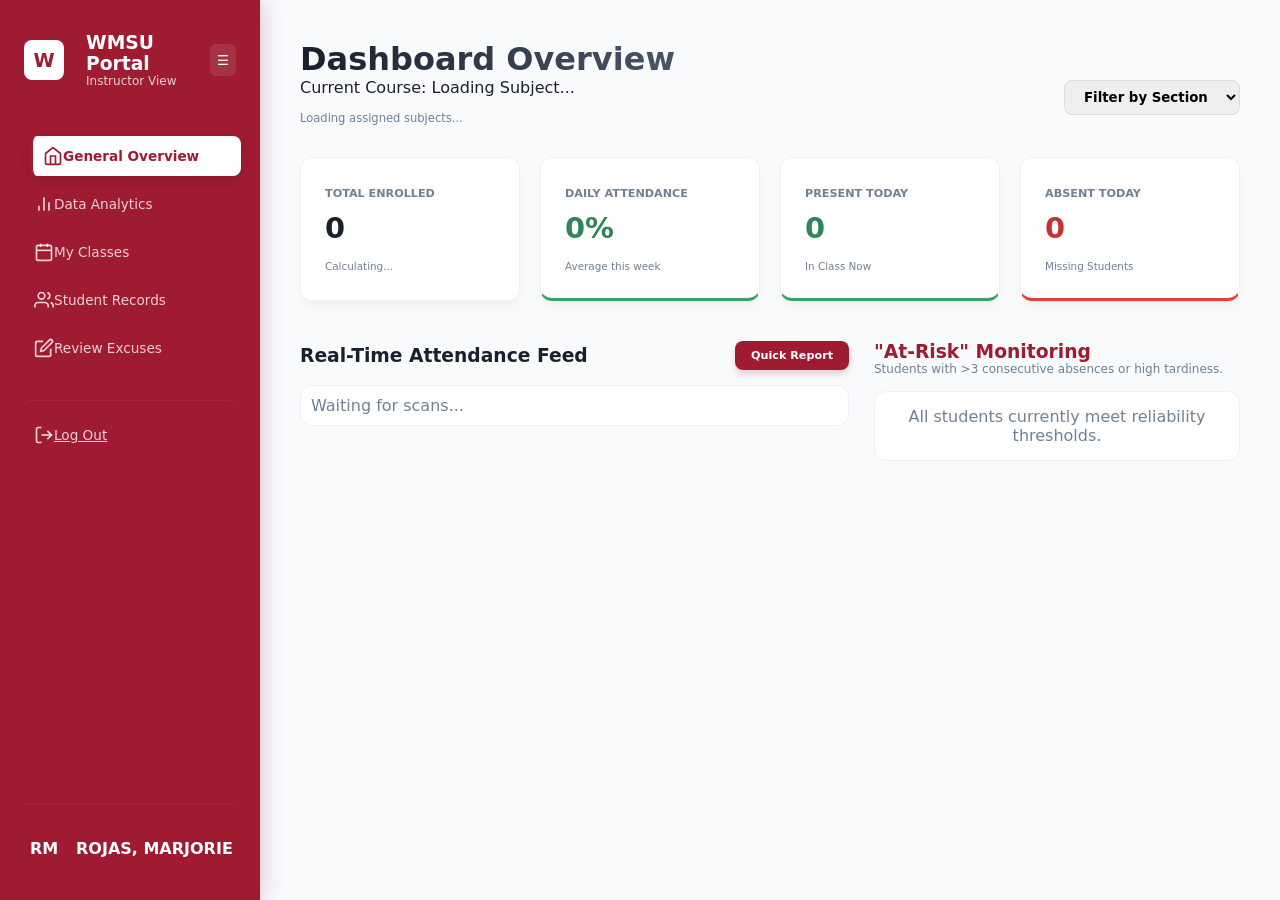
<file: html/onyx.html>
<!DOCTYPE html>
<html lang="en">
<head>
    <meta charset="UTF-8">
    <meta name="viewport" content="width=device-width, initial-scale=1.0">
    <title>Teacher Dashboard - WMSU Analytics</title>
    <link rel="stylesheet" href="../assets/css/onyx.css">
    <style>
        :root { 
            --wmsu-red: #9e1b32; 
            --wmsu-red-dark: #7a1527;
            --wmsu-red-light: #dc143c;
            --wmsu-gold: #d69e2e;
        }
        .text-success { color: #2f855a; font-weight: 700; }
        .text-danger { color: #c53030; font-weight: 700; }
        
        .charts-container { display: grid; grid-template-columns: 1fr 1fr; gap: 20px; }
        #view-overview:checked ~ .app-container .overview-page,
        #view-charts:checked ~ .app-container .charts-page,
        #view-students:checked ~ .app-container .students-page,
        #view-profile:checked ~ .app-container .profile-page,
        #view-schedule:checked ~ .app-container .schedule-page,
        #view-excuses:checked ~ .app-container .excuses-page { display: block; }
        
        .modal-scroll-area { overflow-y: auto; flex: 1; padding-right: 10px; }
        
        #view-overview:checked ~ .app-container label[for="view-overview"],
        #view-charts:checked ~ .app-container label[for="view-charts"],
        #view-students:checked ~ .app-container label[for="view-students"],
        #view-profile:checked ~ .app-container label[for="view-profile"],
        #view-schedule:checked ~ .app-container label[for="view-schedule"],
        #view-excuses:checked ~ .app-container label[for="view-excuses"] {
            background: white;
            color: var(--wmsu-red);
            font-weight: 800;
            box-shadow: 0 4px 10px rgba(0,0,0,0.1);
            transform: translateX(5px);
            border-left: 4px solid var(--wmsu-red);
        }

        .sidebar { 
            background: var(--wmsu-red);
            box-shadow: 4px 0 20px rgba(158, 27, 50, 0.2);
            position: sticky;
            top: 0;
            height: 100vh;
            overflow-x: hidden; 
            overflow-y: auto;
        }
        .sidebar.collapsed { width: 85px; padding: 2rem 0.8rem; }
        .sidebar.collapsed .nav-text, 
        .sidebar.collapsed .user-details,
        .sidebar.collapsed .sidebar-header div:not(.wmsu-logo),
        .sidebar.collapsed h3, 
        .sidebar.collapsed p { display: none; }
        
        .sidebar.collapsed .sidebar-header { justify-content: center; }
        .sidebar.collapsed .nav-item { justify-content: center; padding: 12px; }
        .sidebar.collapsed .user-profile { justify-content: center; }

        .nav-item {
            color: rgba(255, 255, 255, 0.8);
            transition: 0.3s;
        }
        .nav-item:hover { color: white; background: rgba(255, 255, 255, 0.1); }

        .page-title h1 {
            font-size: 2rem;
            font-weight: 800;
            color: #1a202c; /* Fallback */
            background: linear-gradient(90deg, #1a202c, #4a5568);
            background-clip: text; -webkit-background-clip: text;
            -webkit-text-fill-color: transparent;
        }

        .card {
            background: white;
            border-radius: 16px;
            border: 1px solid rgba(0,0,0,0.05);
            box-shadow: var(--card-shadow);
            padding: 1.5rem;
        }

        .chart-box {
            background: white;
            padding: 1.5rem;
            border-radius: 16px;
            box-shadow: var(--card-shadow);
            border: 1px solid rgba(0,0,0,0.03);
        }

        .stat-card {
            cursor: pointer;
            transition: all 0.4s cubic-bezier(0.165, 0.84, 0.44, 1);
        }
        .stat-card:active {
            transform: scale(0.96);
        }

        .mini-table {
            background: white;
            border-radius: 12px;
            border: 1px solid #edf2f7;
            margin-top: 15px;
            overflow: hidden;
        }

        .analytics-toggle {
            display: flex;
            gap: 10px;
            margin-bottom: 25px;
            background: #edf2f7;
            padding: 5px;
            border-radius: 12px;
            width: fit-content;
        }
        .analytics-toggle-btn {
            padding: 8px 20px;
            border-radius: 8px;
            border: none;
            cursor: pointer;
            font-weight: 700;
            font-size: 0.8rem;
            transition: 0.3s;
            background: transparent;
            color: var(--text-muted);
        }
        .analytics-toggle-btn.active {
            background: white;
            color: var(--wmsu-red);
            box-shadow: 0 2px 4px rgba(0,0,0,0.05);
        }

        .subject-chip {
            padding: 6px 14px;
            font-size: 0.75rem;
            background: #f1f5f9;
            border: 1px solid #e2e8f0;
        }
        .subject-chip.active {
            background: var(--wmsu-red);
            color: white;
            border-color: var(--wmsu-red);
        }

        .log-row {
            display: flex;
            justify-content: space-between;
            padding: 12px 16px;
            border-bottom: 1px solid #edf2f7;
            font-size: 0.85rem;
            transition: background 0.2s;
        }
        .log-row:hover { background: #f7fafc; }
        .log-row:last-child { border-bottom: none; }

        .btn-export {
            background: var(--wmsu-red);
            color: white;
            border: none;
            padding: 8px 16px;
            border-radius: 8px;
            cursor: pointer;
            font-weight: 600;
            font-size: 0.85rem;
            transition: all 0.2s;
            box-shadow: 0 4px 6px rgba(158, 27, 50, 0.2);
            display: inline-flex;
            align-items: center;
            gap: 8px;
        }
        .btn-export:hover {
            transform: translateY(-1px);
            box-shadow: 0 6px 12px rgba(158, 27, 50, 0.3);
            opacity: 0.9;
        }

        .toast {
            position: fixed; bottom: 20px; right: 20px;
            background: #2d3748; color: white; padding: 12px 24px;
            border-radius: 8px; box-shadow: 0 4px 12px rgba(0,0,0,0.15);
            display: none; z-index: 9999; animation: slideIn 0.3s ease;
        }
        @keyframes slideIn { from { transform: translateX(100%); } to { transform: translateX(0); } }

        .delay-4 { animation-delay: 0.4s; }
        .delay-5 { animation-delay: 0.5s; }

        .toggle-sidebar-btn {
            background: rgba(255,255,255,0.1); border: none; color: white;
            width: 32px; height: 32px; border-radius: 6px; cursor: pointer;
            display: flex; align-items: center; justify-content: center;
            transition: 0.3s;
        }
        .toggle-sidebar-btn:hover { background: rgba(255,255,255,0.2); }
        
        .infra-section-header {
            display: flex;
            align-items: center;
            gap: 10px;
            margin: 2rem 0 1rem 0;
            color: var(--text-muted);
            font-size: 0.85rem;
            font-weight: 700;
            text-transform: uppercase;
            letter-spacing: 1px;
        }
        .infra-section-header::after { content: ''; flex-grow: 1; height: 1px; background: #e2e8f0; }

        tbody tr { cursor: pointer; transition: background 0.2s ease; }
        tbody tr:hover { background: #f1f5f9 !important; }

        .profile-page .stat-label { 
            font-size: 0.85rem; 
            letter-spacing: 1px; 
            margin-bottom: 5px;
        }
        .profile-page .stat-card { 
            padding: 2.2rem; 
        }
        .profile-page .stat-card h3 {
            font-size: 1.35rem;
            color: var(--text-main);
        }

        @keyframes statusHighlight {
            0% { transform: scale(1); box-shadow: 0 0 0 0 rgba(56, 161, 105, 0.4); }
            30% { transform: scale(1.1); box-shadow: 0 0 0 10px rgba(56, 161, 105, 0); }
            100% { transform: scale(1); box-shadow: 0 0 0 0 rgba(56, 161, 105, 0); }
        }

        #view-profile:checked ~ .app-container .profile-page .badge.present {
            animation: statusHighlight 1.5s ease-out 0.6s 2;
            display: inline-block;
        }
    </style>
</head>
<body>
    <input type="radio" name="dash-view" id="view-overview" checked hidden>
    <input type="radio" name="dash-view" id="view-charts" hidden>
    <input type="radio" name="dash-view" id="view-students" hidden>
    <input type="radio" name="dash-view" id="view-profile" hidden>
    <input type="radio" name="dash-view" id="view-schedule" hidden>
    <input type="radio" name="dash-view" id="view-excuses" hidden>

    <div class="app-container">
        <aside class="sidebar">
            <div class="sidebar-header" style="display: flex; align-items: center; justify-content: space-between;">
                <div class="wmsu-logo">
                    <img src="C:/Users/RRRV/Downloads/Slide47.JPG" alt="WMSU Crest" 
                         style="width: 32px; height: 32px; object-fit: contain;"
                         onerror="this.style.display='none'; this.parentElement.innerText='W'">
                </div>
                <div style="flex-grow: 1;">
                    <h3 style="margin-left: 10px;">WMSU Portal</h3>
                    <p style="margin-left: 10px; font-size: 0.75rem; opacity: 0.8;">Instructor View</p>
                </div>
                <button class="toggle-sidebar-btn" onclick="toggleSidebar()" title="Toggle Sidebar">☰</button>
            </div>

            <nav class="nav-links">
                <label for="view-overview" class="nav-item">
                    <span class="nav-icon"><svg viewBox="0 0 24 24"><path d="M3 9l9-7 9 7v11a2 2 0 0 1-2 2H5a2 2 0 0 1-2-2z"></path><polyline points="9 22 9 12 15 12 15 22"></polyline></svg></span> 
                    <span class="nav-text">General Overview</span>
                </label>
                <label for="view-charts" class="nav-item">
                    <span class="nav-icon"><svg viewBox="0 0 24 24"><line x1="18" y1="20" x2="18" y2="10"></line><line x1="12" y1="20" x2="12" y2="4"></line><line x1="6" y1="20" x2="6" y2="14"></line></svg></span> 
                    <span class="nav-text">Data Analytics</span>
                </label>
                <label for="view-schedule" class="nav-item">
                    <span class="nav-icon"><svg viewBox="0 0 24 24"><rect x="3" y="4" width="18" height="18" rx="2" ry="2"></rect><line x1="16" y1="2" x2="16" y2="6"></line><line x1="8" y1="2" x2="8" y2="6"></line><line x1="3" y1="10" x2="21" y2="10"></line></svg></span> 
                    <span class="nav-text">My Classes</span>
                </label>
                <label for="view-students" class="nav-item">
                    <span class="nav-icon"><svg viewBox="0 0 24 24"><path d="M17 21v-2a4 4 0 0 0-4-4H5a4 4 0 0 0-4 4v2"></path><circle cx="9" cy="7" r="4"></circle><path d="M23 21v-2a4 4 0 0 0-3-3.87"></path><path d="M16 3.13a4 4 0 0 1 0 7.75"></path></svg></span> 
                    <span class="nav-text">Student Records</span>
                </label>
                <label for="view-excuses" class="nav-item">
                    <span class="nav-icon"><svg viewBox="0 0 24 24"><path d="M11 4H4a2 2 0 0 0-2 2v14a2 2 0 0 0 2 2h14a2 2 0 0 0 2-2v-7"></path><path d="M18.5 2.5a2.121 2.121 0 0 1 3 3L12 15l-4 1 1-4 9.5-9.5z"></path></svg></span> 
                    <span class="nav-text">Review Excuses</span>
                </label>
                <a href="#" onclick="openLogoutModal(event)" class="nav-item logout" style="margin-top: 2rem; border-top: 1px solid rgba(255,255,255,0.05); padding-top: 1.5rem;">
                    <span class="nav-icon"><svg viewBox="0 0 24 24"><path d="M9 21H5a2 2 0 0 1-2-2V5a2 2 0 0 1 2-2h4"></path><polyline points="16 17 21 12 16 7"></polyline><line x1="21" y1="12" x2="9" y2="12"></line></svg></span> 
                    <span class="nav-text">Log Out</span>
                </a>
            </nav>

            <label for="view-profile" class="user-profile" style="cursor: pointer; padding-top: 1.5rem; border-top: 1px solid rgba(255,255,255,0.05);">
                <div class="avatar">MR</div>
                <div class="user-details">
                    <strong style="color: white;" id="prof-name-display">Marjorie Rojas</strong>
                </div>
            </label>
        </aside>

        <main class="content" style="flex: 1; display: flex; flex-direction: column; overflow: hidden;">
            <section class="page overview-page animate-up">
                <div class="page-title animate-up">
                    <div style="display: flex; justify-content: space-between; align-items: flex-end;">
                        <div>
                            <h1 id="dash-title">Dashboard Overview</h1>
                            <p id="course-display">Current Course: Loading Subject...</p>
                            <div id="teacher-subjects-container" style="margin-top: 8px; display: flex; flex-wrap: wrap; gap: 6px;"></div>
                            <p id="teacher-subjects-hint" style="margin-top: 6px; font-size: 0.72rem; color: var(--text-muted);">Loading assigned subjects...</p>
                        </div>
                        <div style="margin-bottom: 10px;">
                            <select id="section-selector" onchange="filterBySection()" style="padding: 8px 15px; border-radius: 8px; border: 1px solid #ddd; outline: none; font-weight: 600;">
                            </select>
                        </div>
                    </div>
                </div>

                <div class="stats-grid" style="grid-template-columns: repeat(4, 1fr); margin-bottom: 2rem;">
                    <div class="stat-card animate-up delay-1" onclick="setPopulationFilter('all')">
                        <span class="stat-label">Total Enrolled</span>
                        <h2 class="stat-value" id="total-enrolled-val">0</h2>
                        <span class="stat-sub" id="gender-ratio">Calculating...</span>
                    </div>
                    <div class="stat-card animate-up delay-2" style="border-bottom: 3px solid var(--success);" onclick="setPopulationFilter('all')">
                        <span class="stat-label">Daily Attendance</span>
                        <h2 class="stat-value text-success" id="live-percent">0%</h2>
                        <span class="stat-sub">Average this week</span>
                    </div>
                    <div class="stat-card animate-up delay-3" style="border-bottom: 3px solid var(--success);" onclick="setPopulationFilter('PRESENT')">
                        <span class="stat-label">Present Today</span>
                        <h2 class="stat-value text-success" id="present-today-val">0</h2>
                        <span class="stat-sub">In Class Now</span>
                    </div>
                    <div class="stat-card animate-up delay-4" style="border-bottom: 3px solid var(--danger);" onclick="setPopulationFilter('ABSENT')">
                        <span class="stat-label">Absent Today</span>
                        <h2 class="stat-value text-danger" id="absent-today-val">0</h2>
                        <span class="stat-sub">Missing Students</span>
                    </div>
                </div>

                <div style="display: grid; grid-template-columns: 1.5fr 1fr; gap: 25px; margin-top: 2.5rem;" class="animate-up delay-5">
                    <div class="quick-view">
                        <div style="display: flex; justify-content: space-between; align-items: center; margin-bottom: 15px;">
                            <h3>Real-Time Attendance Feed</h3>
                            <button onclick="exportAttendance('week')" class="btn-export" style="font-size: 0.7rem;">Quick Report</button>
                        </div>
                        <div class="mini-table" id="attendance-log-container">
                            <p style="padding: 10px; color: #718096;">Waiting for scans...</p>
                        </div>
                    </div>
                    <div class="quick-view">
                        <div style="display: flex; justify-content: space-between; align-items: flex-start;">
                            <h3 style="color: var(--wmsu-red);">"At-Risk" Monitoring</h3>
                            <button id="btn-send-all-alerts" class="btn-export" style="font-size: 0.65rem; display: none;" onclick="sendBulkEmailAlerts()">Notify All</button>
                        </div>
                        <p style="font-size: 0.75rem; color: var(--text-muted); margin-bottom: 15px;">Students with >3 consecutive absences or high tardiness.</p>
                        <div class="mini-table" id="at-risk-list">
                            <div style="padding: 15px; text-align: center; color: var(--text-muted);">
                                All students currently meet reliability thresholds.
                            </div>
                        </div>
                    </div>
                </div>
            </section>

            <section class="page charts-page animate-up">
                <div class="page-title">
                    <h1>Data Analytics</h1>
                    <p id="analytics-subtitle">Visualizing weekly engagement trends</p>
                </div>

                <div class="analytics-toggle">
                    <button class="analytics-toggle-btn active" onclick="setAnalyticsPeriod('week', this)">WEEKLY VIEW</button>
                    <button class="analytics-toggle-btn" onclick="setAnalyticsPeriod('month', this)">MONTHLY VIEW</button>
                </div>

                <div class="charts-container" style="grid-template-columns: 1.5fr 1fr;">
                    <div class="chart-box">
                        <h3 id="chart-vol-title">Attendance Volume (Avg)</h3>
                        <div class="bar-graph" id="main-attendance-graph">
                            <div class="bar-item" style="--h: 10%" data-name="Mon"><span>0</span></div>
                            <div class="bar-item" style="--h: 10%" data-name="Tue"><span>0</span></div>
                            <div class="bar-item" style="--h: 10%" data-name="Wed"><span>0</span></div>
                            <div class="bar-item" style="--h: 10%" data-name="Thu"><span>0</span></div>
                            <div class="bar-item" style="--h: 10%" data-name="Fri"><span>0</span></div>
                        </div>
                    </div>

                    <div class="chart-box" style="display: flex; flex-direction: column; align-items: center;">
                        <h3>Student Distribution</h3>
                        <div class="pie-graph" id="distribution-pie" style="--present: 0%; --late: 0%; --absent: 100%;"></div>
                        <div class="pie-legend">
                            <div><span class="dot present"></span> Present</div>
                            <div><span class="dot late"></span> Late</div>
                            <div><span class="dot absent"></span> Absent</div>
                        </div>
                    </div>
                </div>
            </section>

            <section class="page excuses-page animate-up">
                <div class="page-title" style="display: flex; justify-content: space-between; align-items: center;">
                    <div>
                        <h1>Excuse Review Portal</h1>
                        <p>Evaluate student absence letters and update official records.</p>
                    </div>
                    <button onclick="exportApprovedExcusesReport()" class="btn-export">
                        <svg width="16" height="16" viewBox="0 0 24 24" fill="none" stroke="currentColor" stroke-width="2" stroke-linecap="round" stroke-linejoin="round"><path d="M21 15v4a2 2 0 0 1-2 2H5a2 2 0 0 1-2-2v-4"></path><polyline points="7 10 12 15 17 10"></polyline><line x1="12" y1="15" x2="12" y2="3"></line></svg>
                        Weekly Approved Report
                    </button>
                </div>

                <div class="table-container" style="margin-top: 2rem;">
                    <table>
                        <thead>
                            <tr>
                                <th>Submitted On</th>
                                <th>Student</th>
                                <th>Course / Period</th>
                                <th>Reason Category</th>
                                <th>Status</th>
                                <th>Actions</th>
                            </tr>
                        </thead>
                        <tbody id="excuse-requests-body">
                        </tbody>
                    </table>
                </div>
            </section>

            <section class="page schedule-page animate-up">
                <div class="page-title" style="display: flex; justify-content: space-between; align-items: center;">
                    <div>
                        <h1>My Class Schedule</h1>
                        <p>Manage subjects and time slots assigned to you.</p>
                    </div>
                    <button class="btn-export" onclick="openScheduleModal()">+ Add New Class</button>
                </div>
                <div class="table-container" style="margin-top: 2rem;">
                    <table>
                        <thead>
                            <tr>
                                <th>Subject / Code</th>
                                <th>Section</th>
                                <th>Day & Time</th>
                                <th>Room</th>
                                <th>Actions</th>
                            </tr>
                        </thead>
                        <tbody id="teacher-schedule-body"></tbody>
                    </table>
                </div>
            </section>

            <section class="page students-page">
                <div class="page-title" style="display: flex; justify-content: space-between; align-items: center;">
                    <div>
                        <h1>Student Population List</h1>
                        <p id="population-subtitle">Detailed records for ACT AD 1B</p>
                    </div>
                    <div style="display: flex; gap: 10px; align-items: center;">
                        <input type="text" id="teacherStudentSearch" placeholder="Search students..." 
                               onkeyup="renderStudentRecords()"
                               style="padding: 8px 12px; border: 1px solid #ddd; border-radius: 8px; outline: none;">
                        <button onclick="exportAttendance('week')" class="btn-export">Export Weekly</button>
                        <button onclick="exportAttendance('month')" class="btn-export">Export Monthly</button>
                    </div>
                </div>
                <div class="table-container">
                    <table>
                        <thead>
                            <tr>
                                <th>Student Name</th>
                                <th>ID Number</th>
                                <th>Gender</th>
                                <th>Year & Section</th>
                                <th>Academic Year</th>
                                <th>Status</th>
                                <th id="table-percent-header">Week %</th>
                            </tr>
                        </thead>
                    <tbody id="student-records-body">
                    </tbody>
                    </table>
                </div>
            </section>

            <section class="page profile-page animate-up">
                <div class="page-title animate-up">
                    <h1>Teacher Profile</h1>
                    <p>Manage your professional account settings</p>
                </div>

                <div class="animate-up" style="max-width: 800px;">
                    <div class="card" style="display: flex; gap: 30px; align-items: center;">
                        <div id="profile-pic-container" style="position: relative; width: 120px; height: 120px; cursor: pointer;" onclick="document.getElementById('profile-upload').click()" title="Click to upload new photo">
                            <div id="profile-avatar-large" style="width: 100%; height: 100%; background: var(--wmsu-red); color: white; border-radius: 50%; display: grid; place-items: center; font-size: 3rem; font-weight: 800; box-shadow: 0 10px 20px rgba(158, 27, 50, 0.2); overflow: hidden;">
                                <img id="large-avatar-img" style="width: 100%; height: 100%; object-fit: cover; display: none;">
                                <span id="large-avatar-text">MR</span>
                            </div>
                            <div style="position: absolute; bottom: 0; right: 0; background: white; width: 32px; height: 32px; border-radius: 50%; display: grid; place-items: center; box-shadow: 0 2px 5px rgba(0,0,0,0.2); color: var(--wmsu-red);">
                                <svg width="18" height="18" viewBox="0 0 24 24" fill="none" stroke="currentColor" stroke-width="2" stroke-linecap="round" stroke-linejoin="round"><path d="M23 19a2 2 0 0 1-2 2H3a2 2 0 0 1-2-2V8a2 2 0 0 1 2-2h4l2-3h6l2 3h4a2 2 0 0 1 2 2z"></path><circle cx="12" cy="13" r="4"></circle></svg>
                            </div>
                            <input type="file" id="profile-upload" hidden accept="image/*" onchange="handleProfileUpload(this)">
                        </div>
                        <div>
                            <h2 style="margin-bottom: 5px;">Marjorie Rojas</h2>
                            <p style="color: var(--text-muted); margin-bottom: 15px;">HCI Instructor | College of Computing Studies</p>
                            <span class="badge present">Academic Level Access</span>
                        </div>
                    </div>

                    <div class="infra-section-header">Account Details</div>
                    <div class="stats-grid" style="grid-template-columns: 1fr 1fr; margin-top: 0;">
                        <div class="stat-card">
                            <span class="stat-label">Employee ID</span>
                            <h3 style="margin-top: 10px;">2025-001</h3>
                        </div>
                        <div class="stat-card">
                            <span class="stat-label">Email Address</span>
                            <h3 style="margin-top: 10px;">m.rojas@wmsu.edu.ph</h3>
                        </div>
                        <div class="stat-card">
                            <span class="stat-label">Department</span>
                            <h3 style="margin-top: 10px;">BS Computer Science</h3>
                        </div>
                        <div class="stat-card">
                            <span class="stat-label">Assigned Room</span>
                            <h3 style="margin-top: 10px;">LR2 / Lab 2</h3>
                        </div>
                    </div>

                    <div class="infra-section-header">Preferences</div>
                    <div class="card" style="background: white; padding: 1.5rem; border-radius: 12px;">
                        <div style="display: flex; justify-content: space-between; align-items: center; margin-bottom: 15px;">
                            <div>
                                <p style="font-weight: 700;">Class Notifications</p>
                                <small style="color: var(--text-muted);">Receive alerts for high absence rates</small>
                            </div>
                            <input type="checkbox" checked>
                        </div>
                        <button class="btn btn-secondary" onclick="alert('Password reset link sent to registered email.')">Change Portal Password</button>
                    </div>
                </div>
            </section>
        </main>
    </div>

    <div id="logoutModal" class="modal">
        <div class="modal-content">
            <h2 style="color: var(--wmsu-red); margin-bottom: 1rem;">Confirm Logout</h2>
            <p style="margin-bottom: 2rem; color: #718096;">Are you sure you want to log out of the instructor portal?</p>
            <div style="display: flex; gap: 10px;">
                <button onclick="closeLogoutModal()" class="btn btn-secondary" style="flex: 1;">Cancel</button>
                <button onclick="confirmLogout()" class="btn btn-primary" style="flex: 1;">Log Out</button>
            </div>
        </div>
    </div>

    <div id="viewUserModal" class="modal">
        <div class="modal-content" style="max-width: 500px; text-align: left; max-height: 90vh; display: flex; flex-direction: column; overflow: hidden;">
            <div style="display: flex; justify-content: space-between; align-items: center; margin-bottom: 1.5rem; flex-shrink: 0; border-bottom: 1px solid #edf2f7; padding-bottom: 1rem;">
                <h2 style="color: var(--wmsu-red); margin: 0;">Student Profile Details</h2>
                <button onclick="closeViewModal()" style="background: none; border: none; font-size: 1.5rem; cursor: pointer; color: var(--text-muted);">&times;</button>
            </div>
            <div id="userDetailsContent" class="modal-scroll-area" style="display: flex; flex-direction: column; gap: 15px;">
            </div>
            <div style="margin-top: 25px; flex-shrink: 0;">
                <button class="btn btn-primary" style="width: 100%;" onclick="closeViewModal()">Close Profile</button>
            </div>
        </div>
    </div>

    <div id="excuseReviewModal" class="modal">
        <div class="modal-content" style="max-width: 600px; text-align: left; max-height: 90vh; display: flex; flex-direction: column;">
            <div style="display: flex; justify-content: space-between; align-items: center; margin-bottom: 1.5rem; flex-shrink: 0; border-bottom: 1px solid #edf2f7; padding-bottom: 1rem;">
                <h2 style="color: var(--wmsu-red); margin: 0;">Review Excuse Letter</h2>
                <button onclick="closeExcuseModal()" style="background: none; border: none; font-size: 1.5rem; cursor: pointer; color: var(--text-muted);">&times;</button>
            </div>
            <div id="excuseLetterContent" class="modal-scroll-area">
            </div>
            <div id="excuseActionFooter" style="margin-top: 20px; flex-shrink: 0; display: flex; gap: 10px;">
            </div>
        </div>
    </div>

    <div id="scheduleModal" class="modal">
        <div class="modal-content" style="max-width:600px; text-align:left;">
            <div style="padding:1.5rem; border-bottom:1px solid #edf2f7; display:flex; justify-content:space-between; align-items:center;">
                <h2 id="schedModalTitle" style="color:var(--wmsu-red); margin:0;">Add New Class</h2>
                <button onclick="closeScheduleModal()" style="background:none; border:none; font-size:1.5rem; cursor:pointer;">&times;</button>
            </div>
            <div style="padding:1.5rem; display:grid; gap:15px;">
                <div style="display:grid; grid-template-columns:1fr 1fr; gap:10px;">
                    <div>
                        <label style="font-weight:700; font-size:0.8rem;">Subject Name</label>
                        <select id="sched-subject" onchange="handleSubjectSelect(this.value)" style="width:100%; padding:10px; border:1px solid #ddd; border-radius:8px;">
                        </select>
                    </div>
                    <div>
                        <label style="font-weight:700; font-size:0.8rem;">Subject Code</label>
                        <input type="text" id="sched-code" style="width:100%; padding:10px; border:1px solid #ddd; border-radius:8px;">
                    </div>
                </div>
                <div>
                    <label style="font-weight:700; font-size:0.8rem;">Target Section (e.g., ACT AD 1B)</label>
                    <input type="text" id="sched-section" style="width:100%; padding:10px; border:1px solid #ddd; border-radius:8px;">
                </div>
                <div>
                    <label style="font-weight:700; font-size:0.8rem;">Days</label>
                    <div style="display:flex; gap:10px; flex-wrap:wrap; margin-top:5px;">
                        <label><input type="checkbox" class="sched-day-cb" value="Mon"> Mon</label>
                        <label><input type="checkbox" class="sched-day-cb" value="Tue"> Tue</label>
                        <label><input type="checkbox" class="sched-day-cb" value="Wed"> Wed</label>
                        <label><input type="checkbox" class="sched-day-cb" value="Thu"> Thu</label>
                        <label><input type="checkbox" class="sched-day-cb" value="Fri"> Fri</label>
                    </div>
                </div>
                <div style="display:grid; grid-template-columns:1fr 1fr 1fr; gap:10px;">
                    <div>
                        <label style="font-weight:700; font-size:0.8rem;">Start Time</label>
                        <input type="time" id="sched-start" style="width:100%; padding:10px; border:1px solid #ddd; border-radius:8px;">
                    </div>
                    <div>
                        <label style="font-weight:700; font-size:0.8rem;">End Time</label>
                        <input type="time" id="sched-end" style="width:100%; padding:10px; border:1px solid #ddd; border-radius:8px;">
                    </div>
                    <div>
                        <label style="font-weight:700; font-size:0.8rem;">Room</label>
                        <input type="text" id="sched-room" style="width:100%; padding:10px; border:1px solid #ddd; border-radius:8px;">
                    </div>
                </div>
                <input type="hidden" id="sched-late" value="15">
            </div>
            <div style="padding:1.5rem; background:#f8fafc; border-top:1px solid #edf2f7; display:flex; gap:10px;">
                <button class="btn btn-secondary" onclick="closeScheduleModal()" style="flex:1;">Cancel</button>
                <button class="btn btn-primary" onclick="handleSaveSchedule()" style="flex:1;">Save Class</button>
            </div>
        </div>
    </div>

    <div id="toast" class="toast"></div>

    <script>
        const SUBJECT_CATALOG = [
            { name: "Readings in Philippine History", code: "RIPH-101" },
            { name: "Understanding the Self", code: "GEC-101" },
            { name: "Human Computer Interaction", code: "HCI-102" },
            { name: "Introduction to Computing", code: "CC-101" },
            { name: "Computer Programming", code: "CC-102" },
            { name: "Discrete Structures", code: "DS-118" },
            { name: "Movement Competency Training", code: "PATHFIT-1" }
        ];

        function initRegistry() {
            const existingUsers = localStorage.getItem('wmsu_users');
            if (!existingUsers || JSON.parse(existingUsers).length === 0) {
                const studentList = [
                    { id: "2025-02697", name: "AGEAS, ROVHIC CHAWEE A.", role: "Student", gender: "Male", year: "ACT-1", section: "B", enrollDate: "Jan 12, 2024", status: "Active", curriculum: "Associate in Computer Technology", dob: "2005-05-15", email: "ageas@wmsu.edu.ph", mobile: "09123456789", address: "Zamboanga City", emergencyName: "Juan Ageas", emergencyNo: "09123456789", history: [{year: "2023-2024", semester: "2nd Semester", rate: 94}, {year: "2023-2024", semester: "1st Semester", rate: 88}] },
                    { id: "2025-01218", name: "AHAMAD, AINEE HANA TAN.", role: "Student", gender: "Female", year: "ACT-1", section: "B", enrollDate: "Jan 12, 2024", status: "Active", curriculum: "Associate in Computer Technology", dob: "2006-01-12", email: "ahamad@wmsu.edu.ph", mobile: "09123456789", emergencyName: "Ali Ahamad", emergencyNo: "09123456789", address: "Zamboanga City", history: [{year: "2023-2024", semester: "2nd Semester", rate: 91}] },
                    { id: "2025-02109", name: "AKBARA, AMILHAN MANCERAS.", role: "Student", gender: "Male", year: "ACT-1", section: "B", enrollDate: "Jan 12, 2024", status: "Active", curriculum: "Associate in Computer Technology", dob: "2005-12-04", email: "akbara@wmsu.edu.ph", mobile: "09123456789", emergencyName: "Hadj Akbara", emergencyNo: "09123456789", address: "Zamboanga City" },
                    { id: "2025-01689", name: "ALAVERA, RHAINIEL GENESIS G.", role: "Student", gender: "Male", year: "ACT-1", section: "B", enrollDate: "Jan 12, 2024", status: "Active", curriculum: "Associate in Computer Technology", dob: "2005-08-30", email: "alavera@wmsu.edu.ph", mobile: "09123456789", emergencyName: "Rey Alavera", emergencyNo: "09123456789", address: "Zamboanga City" },
                    { id: "2025-02141", name: "ALVAREZ, JERIC LINTO.", role: "Student", gender: "Male", year: "ACT-1", section: "B", enrollDate: "Jan 12, 2024", status: "Active", curriculum: "Associate in Computer Technology", dob: "2005-11-11", email: "alvarez@wmsu.edu.ph", mobile: "09123456789", emergencyName: "Elena Alvarez", emergencyNo: "09123456789", address: "Zamboanga City" },
                    { id: "2025-02972", name: "BAGARINAO, ONYX FERRER.", role: "Student", gender: "Male", year: "ACT-1", section: "B", enrollDate: "Jan 12, 2024", status: "Active", curriculum: "Associate in Computer Technology", dob: "2005-03-24", email: "bagarinao@wmsu.edu.ph", mobile: "09123456789", emergencyName: "Leo Bagarinao", emergencyNo: "09123456789", address: "Zamboanga City", history: [{year: "2023-2024", semester: "2nd Semester", rate: 92}, {year: "2023-2024", semester: "1st Semester", rate: 85}] },
                    { id: "2025-00580", name: "BAKILI, MUTALIB ALAJA.", role: "Student", gender: "Male", year: "ACT-1", section: "B", enrollDate: "Jan 12, 2024", status: "Active", curriculum: "Associate in Computer Technology", dob: "2006-02-28", email: "bakili@wmsu.edu.ph", mobile: "09123456789", emergencyName: "Sitti Bakili", emergencyNo: "09123456789", address: "Zamboanga City" },
                    { id: "2025-02122", name: "BANGAHAN, HARDIDZMAR-YAQEEN DAHAM..", role: "Student", gender: "Male", year: "ACT-1", section: "B", enrollDate: "Jan 12, 2024", status: "Active", curriculum: "Associate in Computer Technology", dob: "2005-09-17", email: "bangahan@wmsu.edu.ph", mobile: "09123456789", emergencyName: "Musa Bangahan", emergencyNo: "09123456789", address: "Zamboanga City" },
                    { id: "2025-02106", name: "CABUAL, CHRISTIAN JOSHUA FELICIANO.", role: "Student", gender: "Male", year: "ACT-1", section: "B", enrollDate: "Jan 12, 2024", status: "Active", curriculum: "Associate in Computer Technology", dob: "2006-04-12", email: "cabual@wmsu.edu.ph", mobile: "09123456789", emergencyName: "Grace Cabual", emergencyNo: "09123456789", address: "Zamboanga City" },
                    { id: "2025-01791", name: "DELA CRUZ, SHEINA LOVE ABDULKADIL.", role: "Student", gender: "Female", year: "ACT-1", section: "B", enrollDate: "Jan 12, 2024", status: "Active", curriculum: "Associate in Computer Technology", dob: "2005-07-04", email: "delacruz@wmsu.edu.ph", mobile: "09123456789", emergencyName: "Dela Cruz", emergencyNo: "09123456789", address: "Zamboanga City" },
                    { id: "2025-01344", name: "ESPIRITU, ARCHILLES HALILONG.", role: "Student", gender: "Male", year: "ACT-1", section: "B", enrollDate: "Jan 12, 2024", status: "Active", curriculum: "Associate in Computer Technology", dob: "2005-12-25", email: "espiritu@wmsu.edu.ph", mobile: "09123456789", emergencyName: "Espiritu", emergencyNo: "09123456789", address: "Zamboanga City" },
                    { id: "2025-01246", name: "FLORES, JOSHUA PEPITO.", role: "Student", gender: "Male", year: "ACT-1", section: "B", enrollDate: "Jan 12, 2024", status: "Active", curriculum: "Associate in Computer Technology", dob: "2006-05-20", email: "flores@wmsu.edu.ph", mobile: "09123456789", emergencyName: "Flores", emergencyNo: "09123456789", address: "Zamboanga City" },
                    { id: "2025-02969", name: "GALLEPOSO, SAM DANIEL.", role: "Student", gender: "Male", year: "ACT-1", section: "B", enrollDate: "Jan 12, 2024", status: "Active", curriculum: "Associate in Computer Technology", dob: "2005-08-14", email: "galleposo@wmsu.edu.ph", mobile: "09123456789", emergencyName: "Galleposo", emergencyNo: "09123456789", address: "Zamboanga City" },
                    { id: "2025-02128", name: "HITGANO, RICH CEZARINA LAYCA ALFON.", role: "Student", gender: "Female", year: "ACT-1", section: "B", enrollDate: "Jan 12, 2024", status: "Active", curriculum: "Associate in Computer Technology", dob: "2005-02-14", email: "hitgano@wmsu.edu.ph", mobile: "09123456789", emergencyName: "Hitgano", emergencyNo: "09123456789", address: "Zamboanga City" },
                    { id: "2025-02864", name: "MAMANTAR, JHERYANNE JULIAN.", role: "Student", gender: "Female", year: "ACT-1", section: "B", enrollDate: "Jan 12, 2024", status: "Active", curriculum: "Associate in Computer Technology", dob: "2005-10-10", email: "mamantar@wmsu.edu.ph", mobile: "09123456789", emergencyName: "Mamantar", emergencyNo: "09123456789", address: "Zamboanga City" },
                    { id: "2025-02717", name: "MOHAMMAD, ALLYSA NAVARRO.", role: "Student", gender: "Female", year: "ACT-1", section: "B", enrollDate: "Jan 12, 2024", status: "Active", curriculum: "Associate in Computer Technology", dob: "2006-03-31", email: "mohammad@wmsu.edu.ph", mobile: "09123456789", emergencyName: "Mohammad", emergencyNo: "09123456789", address: "Zamboanga City" },
                    { id: "2025-01220", name: "PEREYRA, KRIS MARIANE DRAGON.", role: "Student", gender: "Female", year: "ACT-1", section: "B", enrollDate: "Jan 12, 2024", status: "Active", curriculum: "Associate in Computer Technology", dob: "2005-09-09", email: "pereyra@wmsu.edu.ph", mobile: "09123456789", emergencyName: "Pereyra", emergencyNo: "09123456789", address: "Zamboanga City" },
                    { id: "2025-00650", name: "PRIAS, CARL IAN REYES", role: "Student", enrollDate: "Jan 12, 2024", status: "Active", year: "ACT-1", section: "B", curriculum: "Associate in Computer Technology", gender: "Male", dob: "2005-06-12", email: "prias@wmsu.edu.ph", mobile: "09123456789", emergencyName: "Prias", emergencyNo: "09123456789", address: "Zamboanga City" },
                    { id: "2025-03364", name: "PUERTO, ANGEL GRACE PAING.", role: "Student", enrollDate: "Jan 12, 2024", status: "Active", year: "ACT-1", section: "B", curriculum: "Associate in Computer Technology", gender: "Female", dob: "2005-04-20", email: "puerto@wmsu.edu.ph", mobile: "09123456789", emergencyName: "Puerto", emergencyNo: "09123456789", address: "Zamboanga City" },
                    { id: "2025-00538", name: "PULA, CRISDIANTHY LUKUH.", role: "Student", enrollDate: "Jan 12, 2024", status: "Active", year: "ACT-1", section: "B", curriculum: "Associate in Computer Technology", gender: "Female", dob: "2005-11-25", email: "pula@wmsu.edu.ph", mobile: "09123456789", emergencyName: "Pula", emergencyNo: "09123456789", address: "Zamboanga City" },
                    { id: "2025-00296", name: "SAILELA, CASSANDRA ASHLEY BAYABOS.", role: "Student", enrollDate: "Jan 12, 2024", status: "Active", year: "ACT-1", section: "B", curriculum: "Associate in Computer Technology", gender: "Female", dob: "2006-07-07", email: "sailela@wmsu.edu.ph", mobile: "09123456789", emergencyName: "Sailela", emergencyNo: "09123456789", address: "Zamboanga City" },
                    { id: "2025-00716", name: "SOLAMBAO, KRYZEL JOY SALAHOP..", role: "Student", enrollDate: "Jan 12, 2024", status: "Active", curriculum: "Associate in Computer Technology", gender: "Female", dob: "2005-12-12", email: "solambao@wmsu.edu.ph", mobile: "09123456789", emergencyName: "Solambao", emergencyNo: "09123456789", address: "Zamboanga City" },
                    { id: "2025-02680", name: "TAGAYAN, YLLISHEDRINE HAMDANI.", role: "Student", enrollDate: "Jan 12, 2024", status: "Active", year: "ACT-1", section: "B", curriculum: "Associate in Computer Technology", gender: "Female", dob: "2006-08-18", email: "tagayan@wmsu.edu.ph", mobile: "09123456789", emergencyName: "Tagayan", emergencyNo: "09123456789", address: "Zamboanga City" },
                    { id: "2025-00169", name: "TAMPARONG, NOVIE JOZANE DICHOSO.", role: "Student", enrollDate: "Jan 12, 2024", status: "Active", year: "ACT-1", section: "B", curriculum: "Associate in Computer Technology", gender: "Female", dob: "2005-02-28", email: "tamparong@wmsu.edu.ph", mobile: "09123456789", emergencyName: "Tamparong", emergencyNo: "09123456789", address: "Zamboanga City" },
                    { id: "2025-00272", name: "TAROG, REYMER BOLO.", role: "Student", enrollDate: "Jan 12, 2024", status: "Active", year: "ACT-1", section: "B", curriculum: "Associate in Computer Technology", gender: "Male", dob: "2006-09-09", email: "tarog@wmsu.edu.ph", mobile: "09123456789", emergencyName: "Tarog", emergencyNo: "09123456789", address: "Zamboanga City" },
                    { id: "2017-01278", name: "TELAN, YVONNE REDJ FRANCISCO.", role: "Student", enrollDate: "Jan 12, 2024", status: "Active", year: "ACT-1", section: "B", curriculum: "Associate in Computer Technology", gender: "Female", dob: "2000-01-01", email: "telan@wmsu.edu.ph", mobile: "09123456789", emergencyName: "Telan", emergencyNo: "09123456789", address: "Zamboanga City" },
                    { id: "2025-00326", name: "TUBLE, DARELL DELEON..", role: "Student", enrollDate: "Jan 12, 2024", status: "Active", year: "ACT-1", section: "B", curriculum: "Associate in Computer Technology", gender: "Male", dob: "2005-07-20", email: "tuble@wmsu.edu.ph", mobile: "09123456789", emergencyName: "Tuble", emergencyNo: "09123456789", address: "Zamboanga City" },
                    { id: "2025-00290", name: "VICENTE, ELLICE ROSE SOLANO.", role: "Student", enrollDate: "Jan 12, 2024", status: "Active", year: "ACT-1", section: "B", curriculum: "Associate in Computer Technology", gender: "Female", dob: "2006-11-30", email: "vicente@wmsu.edu.ph", mobile: "09123456789", emergencyName: "Vicente", emergencyNo: "09123456789", address: "Zamboanga City" },
                    { id: "2025-02601", name: "VILLALOBOS, RURIK RAE RELLON.", role: "Student", enrollDate: "Jan 12, 2024", status: "Active", year: "ACT-1", section: "B", curriculum: "Associate in Computer Technology", gender: "Male", dob: "2005-04-14", email: "villalobos@wmsu.edu.ph", mobile: "09123456789", emergencyName: "Villalobos", emergencyNo: "09123456789", address: "Zamboanga City" },
                    { id: "2025-001", name: "ROJAS, MARJORIE", role: "Faculty", enrollDate: "Aug 20, 2023", status: "Active", gender: "Female", lastName: "ROJAS" },
                    { id: "2025-002", name: "LINES, MARVIC", role: "Faculty", enrollDate: "Aug 20, 2023", status: "Active", gender: "Male", lastName: "LINES" },
                    { id: "2025-003", name: "BALLAHO, JAYDEE", role: "Faculty", enrollDate: "Aug 20, 2023", status: "Active", gender: "Male", lastName: "BALLAHO" },
                    { id: "2025-004", name: "BALAN, JOJEN", role: "Faculty", enrollDate: "Aug 20, 2023", status: "Active", gender: "Male", lastName: "BALAN" },
                    { id: "2025-005", name: "RHAMIR, JAAFAR", role: "Faculty", enrollDate: "Aug 20, 2023", status: "Active", gender: "Male", lastName: "RHAMIR" },
                    { id: "2025-006", name: "MARTIN, BILLY JEAN", role: "Faculty", enrollDate: "Aug 20, 2023", status: "Active", gender: "Female", lastName: "MARTIN" },
                    { id: "2025-007", name: "REIGN RAIN, REIN", role: "Faculty", enrollDate: "Aug 20, 2023", status: "Active", gender: "Female", lastName: "REIGN" }
                ];
                localStorage.setItem('wmsu_users', JSON.stringify(studentList));
            }
        };

        function loadTeacherIdentity() {
            const currentId = localStorage.getItem('wmsu_current_faculty');
            const users = JSON.parse(localStorage.getItem('wmsu_users')) || [];
            const schedule = JSON.parse(localStorage.getItem('wmsu_schedule')) || [];
            
            const sectionSelect = document.getElementById('section-selector');
            if (sectionSelect) {
                const uniqueSections = Array.from(new Set(schedule.map(s => s.section)));
                sectionSelect.innerHTML = `<option value="all">Filter by Section</option>` + 
                    uniqueSections.map(s => `<option value="${s}">${s}</option>`).join('');
            }
            
            const teacher = users.find(u => u.id === currentId) || 
                            users.find(u => u.role === 'Faculty' || u.role === 'Teacher') || 
                            { name: "Instructor", id: "N/A" };
            
            const initials = (teacher.name || "UN").split(' ').map(n => n[0]).join('').substring(0, 2).toUpperCase();
            document.querySelectorAll('#prof-name-display, .profile-page h2').forEach(el => el.innerText = teacher.name);
            updateAvatarUI(teacher);
            
            window.currentTeacherName = teacher.name;
            const lastName = (teacher.lastName || (teacher.name && teacher.name.includes(',') ? teacher.name.split(',')[0] : teacher.name.split(' ').pop()) || "").trim().toUpperCase();
            const myClasses = schedule.filter(s => s.instructor && s.instructor.toUpperCase().includes(lastName));
            
            renderScheduleTable();
            
            const allUsers = JSON.parse(localStorage.getItem('wmsu_users')) || [];
            const studentsOnly = allUsers.filter(u => (u.role || 'Student').toString().toLowerCase() === 'student');
            const container = document.getElementById('teacher-subjects-container');
            if (!container) return;
            container.innerHTML = '';
            const allBtn = document.createElement('button');
            allBtn.className = 'analytics-toggle-btn subject-chip active';
            allBtn.dataset.subject = "All Subjects";
            allBtn.dataset.section = "all";
            allBtn.innerHTML = `Show All Students (<strong>${studentsOnly.length}</strong>)`;
            allBtn.onclick = () => switchSubject('All Subjects', 'all');
            container.appendChild(allBtn);

            if (myClasses.length > 0) {
                container.innerHTML += myClasses.map(c => {
                    const classSec = (c.section || '').toUpperCase().trim();
                    const enrolledCount = studentsOnly.filter(s => {
                        const studSec = (s.section || '').toUpperCase().trim();
                        return classSec === studSec || classSec.includes(studSec) || studSec.includes(classSec);
                    }).length;

                    return `
                    <button class="analytics-toggle-btn subject-chip" 
                            data-subject="${c.subject}" 
                            data-section="${c.section}"
                            onclick="switchSubject('${c.subject}', '${c.section}')">
                        ${c.subject} (${c.section}) — <strong>${enrolledCount} Enrolled</strong>
                    </button>
                `}).join('');
                document.getElementById('teacher-subjects-hint').innerText = "Select a subject to switch dashboard context.";
                
                if (!window.currentTeacherSubject) {
                    switchSubject(myClasses[0].subject, myClasses[0].section);
                }
            } else {
                container.innerHTML = '';
                document.getElementById('teacher-subjects-hint').innerText = "No classes found in registry for this instructor.";
                document.getElementById('course-display').innerText = "General Faculty View (No specific class assigned)";
            }
        }

        function updateAvatarUI(teacher) {
            const initials = (teacher.name || "UN").split(' ').map(n => n[0]).join('').substring(0, 2).toUpperCase();
            const largeImg = document.getElementById('large-avatar-img');
            const largeText = document.getElementById('large-avatar-text');
            const sidebarAvatar = document.querySelector('.sidebar .avatar');
            const removeBtn = document.getElementById('remove-photo-btn');

            if (teacher.profilePic) {
                if (largeImg) {
                    largeImg.src = teacher.profilePic;
                    largeImg.style.display = 'block';
                }
                if (largeText) largeText.style.display = 'none';
                if (sidebarAvatar) {
                    sidebarAvatar.innerHTML = `<img src="${teacher.profilePic}" style="width:100%; height:100%; border-radius:50%; object-fit:cover;">`;
                    sidebarAvatar.style.background = 'transparent';
                }
                if (removeBtn) removeBtn.style.display = 'block';
            } else {
                if (largeImg) largeImg.style.display = 'none';
                if (largeText) {
                    largeText.style.display = 'grid';
                    largeText.innerText = initials;
                }
                if (sidebarAvatar) {
                    sidebarAvatar.innerHTML = initials;
                    sidebarAvatar.style.background = 'var(--wmsu-red)';
                }
                if (removeBtn) removeBtn.style.display = 'none';
            }
        }

        function handleProfileUpload(input) {
            const file = input.files[0];
            if (!file) return;

            const reader = new FileReader();
            reader.onload = function(e) {
                const dataUrl = e.target.result;
                const currentId = localStorage.getItem('wmsu_current_faculty');
                let users = JSON.parse(localStorage.getItem('wmsu_users')) || [];
                const teacherIdx = users.findIndex(u => u.id === currentId);

                if (teacherIdx > -1) {
                    users[teacherIdx].profilePic = dataUrl;
                    localStorage.setItem('wmsu_users', JSON.stringify(users));
                    updateAvatarUI(users[teacherIdx]);
                    showToast("Profile picture updated successfully.");
                }
            };
            reader.readAsDataURL(file);
        }

        function removeProfilePhoto() {
            if (!confirm("Are you sure you want to remove your profile photo?")) return;
            
            const currentId = localStorage.getItem('wmsu_current_faculty');
            let users = JSON.parse(localStorage.getItem('wmsu_users')) || [];
            const teacherIdx = users.findIndex(u => u.id === currentId);

            if (teacherIdx > -1) {
                delete users[teacherIdx].profilePic;
                localStorage.setItem('wmsu_users', JSON.stringify(users));
                updateAvatarUI(users[teacherIdx]);
                showToast("Profile photo removed.");
            }
        }

        function showToast(msg) {
            const t = document.getElementById('toast');
            if (t) {
                t.innerText = msg;
                t.style.display = 'block';
                setTimeout(() => t.style.display = 'none', 3000);
            }
        }

        let activeSection = 'all';
        let currentTeacherSubject = '';

        function filterBySection() {
            activeSection = document.getElementById('section-selector').value;
            refreshDashboard();
            renderStudentRecords();
        }

        function switchSubject(subject, section) {
            window.currentTeacherSubject = subject;
            activeSection = section;
            localStorage.setItem('teacher_last_subject', subject);
            localStorage.setItem('teacher_last_section', section);
            document.querySelectorAll('.subject-chip').forEach(btn => {
                btn.classList.toggle('active', btn.dataset.subject === subject && btn.dataset.section === section);
            });
            const select = document.getElementById('section-selector');
            if (select) {
                const optionExists = Array.from(select.options).some(opt => opt.value === section);
                if (optionExists) select.value = section;
                else select.value = 'all';
            }

            document.getElementById('course-display').innerText = `Current Context: ${section} - ${subject}`;
            refreshDashboard();
            renderExcuseRequests();
            renderStudentRecords();
        }

        let activePeriod = 'week';
        let activePopulationFilter = 'all';

        function setPopulationFilter(filter) {
            activePopulationFilter = filter;
            document.getElementById('view-students').checked = true;
            renderStudentRecords();
        }

        function setAnalyticsPeriod(period, btn) {
            activePeriod = period;
            document.querySelectorAll('.analytics-toggle-btn').forEach(b => b.classList.remove('active'));
            btn.classList.add('active');
            
            const label = period === 'week' ? 'Weekly' : 'Monthly';
            document.getElementById('analytics-subtitle').innerText = `Visualizing ${label.toLowerCase()} engagement trends`;
            document.getElementById('chart-vol-title').innerText = `${label} Attendance Volume (Avg)`;
            document.getElementById('table-percent-header').innerText = `${label} %`;
            
            refreshDashboard();
        }

        function showToast(msg) {
            const t = document.getElementById('toast');
            t.innerText = msg;
            t.style.display = 'block';
            setTimeout(() => t.style.display = 'none', 3000);
        }

        function getPeriodStartDate() {
            const now = new Date();
            now.setHours(0,0,0,0);
            if (activePeriod === 'week') return new Date(now.getTime() - 7 * 24 * 60 * 60 * 1000);
            return new Date(now.getFullYear(), now.getMonth(), 1);
        }

        function renderStudentRecords() {
            const users = JSON.parse(localStorage.getItem('wmsu_users')) || [];
            let attendance = JSON.parse(localStorage.getItem('wmsu_attendance')) || [];
            
            const currentId = localStorage.getItem('wmsu_current_faculty');
            const teacher = users.find(u => u.id === currentId);
            const lastName = teacher ? (teacher.lastName || teacher.name.split(',')[0] || "").trim().toUpperCase() : "";

            if (window.currentTeacherSubject && window.currentTeacherSubject !== 'All Subjects') {
                attendance = attendance.filter(l => l.subject === window.currentTeacherSubject);
            } else {
                // If "All Subjects" or no subject selected, show all records belonging to this instructor
                if (lastName) {
                    attendance = attendance.filter(l => 
                        (l.instructor && l.instructor.toUpperCase().includes(lastName)) ||
                        (l.instructor && teacher.name && teacher.name.toUpperCase().includes(l.instructor.toUpperCase()))
                    );
                }
            }
            
            const tbody = document.getElementById('student-records-body');
            const today = new Date().toDateString();
            const startDate = getPeriodStartDate();
            const searchQuery = document.getElementById('teacherStudentSearch')?.value.toLowerCase() || "";

            let studentsOnly = users.filter(u => {
                const role = (u.role || 'Student').toString().toLowerCase();
                const matchesRole = role === 'student';
                
                const studSec = (u.section || '').toUpperCase().trim();
                const activeSec = activeSection.toUpperCase().trim();
                const matchesSection = activeSec === 'ALL' || studSec === activeSec || activeSec.includes(studSec) || studSec.includes(activeSec);
                
                const fullName = u.name || (u.firstName ? `${u.lastName}, ${u.firstName}` : u.id);
                const matchesSearch = fullName.toLowerCase().includes(searchQuery) || u.id.toLowerCase().includes(searchQuery);
                
                return matchesRole && matchesSection && matchesSearch;
            });

            const sub = document.getElementById('population-subtitle');
            if (activePopulationFilter !== 'all') {
                studentsOnly = studentsOnly.filter(user => {
                    const hasScannedToday = attendance.some(log => log.id === user.id && new Date(log.timestamp).toDateString() === today);
                    return activePopulationFilter === 'PRESENT' ? hasScannedToday : !hasScannedToday;
                });
                sub.innerHTML = `Showing <span class="${activePopulationFilter === 'PRESENT' ? 'text-success' : 'text-danger'}">${activePopulationFilter}</span> students today. <a href="#" onclick="setPopulationFilter('all')" style="color:var(--text-muted); margin-left:10px; font-size:0.7rem;">Clear Filter</a>`;
            } else {
                sub.innerText = `Detailed records for ${window.currentTeacherSubject || 'Course'}`;
            }

            tbody.innerHTML = studentsOnly.map(user => {
                const fullName = user.name || (user.firstName ? `${user.lastName}, ${user.firstName}` : user.id);
                const periodLogs = attendance.filter(l => l.id === user.id && new Date(l.timestamp) >= startDate);
                const uniqueDays = new Set(periodLogs.map(l => new Date(l.timestamp).toDateString())).size;
                const todayLog = periodLogs.find(log => new Date(log.timestamp).toDateString() === today);

                const expectedDays = activePeriod === 'week' ? 5 : 20; 
                const attPercent = Math.min(100, Math.round((uniqueDays / expectedDays) * 100));

                let statusHTML = '<span class="badge absent" style="background:#fff1f0; color:#e53e3e;">Absent</span>';
                if (todayLog) statusHTML = `<span class="badge ${todayLog.status.toLowerCase()}">${todayLog.status}</span>`;
                const riskLevel = attPercent < 80 ? '<span style="color:#e53e3e; font-size:0.7rem; font-weight:800; display:block;">⚠️ RISK ATTRITION</span>' : '';

                return `
                    <tr onclick="showUserDetails('${user.id}')">
                        <td><strong>${fullName}</strong></td>
                        <td>${user.id}</td>
                        <td>${user.gender}</td>
                        <td>${user.year || 'N/A'}-${user.section || 'N/A'}</td>
                        <td><span style="font-weight: 600; color: var(--wmsu-red);">${user.semester || '1st Sem'} ${user.academicYear || ''}</span></td>
                        <td>${statusHTML}</td>
                        <td><strong>${attPercent}%</strong>${riskLevel}</td>
                    </tr>
                `;
            }).join('');
        }

        async function refreshDashboard() {
            const users = JSON.parse(localStorage.getItem('wmsu_users')) || [];
            const attendance = JSON.parse(localStorage.getItem('wmsu_attendance')) || [];

            const currentId = localStorage.getItem('wmsu_current_faculty');
            const teacher = users.find(u => u.id === currentId);
            const lastName = teacher ? (teacher.lastName || teacher.name.split(',')[0] || "").trim().toUpperCase() : "";

            let filteredAttendance = attendance;
            if (window.currentTeacherSubject && window.currentTeacherSubject !== 'All Subjects') {
                filteredAttendance = attendance.filter(l => l.subject === window.currentTeacherSubject);
            } else {
                if (lastName) {
                    filteredAttendance = attendance.filter(l => 
                    (l.instructor && (
                        l.instructor.toUpperCase().includes(lastName) || 
                        (teacher.name && teacher.name.toUpperCase().includes(l.instructor.toUpperCase()))
                    ))
                    );
                }
            }

            const container = document.getElementById('attendance-log-container');
            const todayStr = new Date().toDateString();
            const startDate = getPeriodStartDate();
            const now = new Date();

            const students = users.filter(u => {
                const matchesRole = (u.role || 'Student').toString().toLowerCase() === 'student';
                const matchesSection = activeSection === 'all' || u.section === activeSection || (u.section && u.section.includes(activeSection));
                return matchesRole && matchesSection;
            });
            const totalEnrolled = students.length;

            const presentToday = new Set(
                filteredAttendance
                    .filter(log => new Date(log.timestamp).toDateString() === todayStr)
                    .filter(log => students.some(s => s.id === log.id))
                    .map(log => log.id)
            ).size;

            const absentToday = totalEnrolled - presentToday;
            const percent = totalEnrolled > 0 ? Math.round((presentToday / totalEnrolled) * 100) : 0;

            document.getElementById('total-enrolled-val').innerText = totalEnrolled;
            document.getElementById('gender-ratio').innerText = `${students.filter(s=>s.gender==='Male').length} Male | ${students.filter(s=>s.gender==='Female').length} Female`;
            document.getElementById('present-today-val').innerText = presentToday;
            document.getElementById('absent-today-val').innerText = absentToday;
            document.getElementById('live-percent').innerText = percent + "%";

            const countWeekdays = (start, end, dayName) => {
                const days = ['Sun', 'Mon', 'Tue', 'Wed', 'Thu', 'Fri', 'Sat'];
                let count = 0, curr = new Date(start);
                while (curr <= end) {
                    if (days[curr.getDay()].startsWith(dayName)) count++;
                    curr.setDate(curr.getDate() + 1);
                }
                return Math.max(1, count);
            };

            const days = ['Sun', 'Mon', 'Tue', 'Wed', 'Thu', 'Fri', 'Sat'];
            const barItems = document.querySelectorAll('#main-attendance-graph .bar-item');
            if (barItems.length > 0) {
                barItems.forEach((item) => {
                    const dayName = item.getAttribute('data-name');
                    const totalForDay = filteredAttendance.filter(log => {
                        const d = new Date(log.timestamp);
                        return d >= startDate && days[d.getDay()].startsWith(dayName);
                    }).length;
                    
                    const occurrences = countWeekdays(startDate, now, dayName);
                    const avg = Math.round(totalForDay / occurrences);
                    const h = totalEnrolled > 0 ? (avg / totalEnrolled) * 100 : 0;
                    item.style.setProperty('--h', Math.max(5, h) + '%');
                    item.querySelector('span').innerText = avg;
                });
            }

            const periodLogs = filteredAttendance.filter(log => new Date(log.timestamp) >= startDate);
            const uniquePeriodLogs = Array.from(new Set(periodLogs.map(l => `${l.id}-${new Date(l.timestamp).toDateString()}`)));
            const periodLate = periodLogs.filter(l => l.status === 'LATE').length;
            const totalExpected = totalEnrolled * (activePeriod === 'week' ? 5 : 20);
            
            const pP = totalExpected > 0 ? Math.round(((periodLogs.length - periodLate) / totalExpected) * 100) : 0;
            const pL = totalExpected > 0 ? Math.round((periodLate / totalExpected) * 100) : 0;
            const pA = 100 - pP - pL;

            const pie = document.getElementById('distribution-pie');
            if (pie) {
                pie.style.setProperty('--present', pP + '%');
                pie.style.setProperty('--late', pL + '%');
                pie.style.setProperty('--absent', Math.max(0, pA) + '%');
            }

            container.innerHTML = filteredAttendance.length === 0 ? 
                '<p style="padding: 10px; color: #718096;">Waiting for scans...</p>' : 
                filteredAttendance.slice(0, 5).map((log, idx) => `
                    <div class="log-row" style="animation: fadeInUp 0.3s ease-out both;">
                        <div style="display:flex; flex-direction:column;">
                            <span style="font-weight:600;">${log.name}</span>
                            <div style="display:flex; flex-direction:column; gap: 2px;">
                                <small style="color:var(--text-muted); font-size:0.7rem;">
                                    IN: ${new Date(log.timestamp).toLocaleTimeString([], {hour: '2-digit', minute:'2-digit'})} 
                                    ${log.timeOut ? `| OUT: ${new Date(log.timeOut).toLocaleTimeString([], {hour: '2-digit', minute:'2-digit'})}` : ''}
                                </small>
                                <span style="font-size: 0.65rem; background: #ebf8ff; color: #2b6cb0; padding: 2px 6px; border-radius: 4px; font-weight:700;">${log.subject || 'N/A'}</span>
                            </div>
                        </div>
                        <div style="display:flex; gap:10px; align-items:center;">
                            <span class="badge ${log.status.toLowerCase()}">${log.status}</span>
                            <button onclick="deleteLogEntry(${idx})" 
                                    style="background:none; border:none; color:#e53e3e; cursor:pointer; font-size:1.1rem;" 
                                    title="Delete Record">×</button>
                        </div>
                    </div>
                `).join('');

            const atRiskContainer = document.getElementById('at-risk-list');
            const atRiskStudents = students.filter(s => {
                const logs = filteredAttendance.filter(l => l.id === s.id && new Date(l.timestamp) >= startDate);
                const expectedDays = activePeriod === 'week' ? 5 : 20;
                return logs.length < (expectedDays * 0.6); 
            });

            const sendAllBtn = document.getElementById('btn-send-all-alerts');
            if (sendAllBtn) sendAllBtn.style.display = atRiskStudents.length > 0 ? 'inline-flex' : 'none';

            atRiskContainer.innerHTML = atRiskStudents.length === 0 ? 
                '<div style="padding: 15px; text-align: center; color: var(--text-muted);">All students meet reliability thresholds.</div>' :
                atRiskStudents.slice(0, 5).map(s => {
                    const count = attendance.filter(l => l.id === s.id && new Date(l.timestamp) >= startDate).length;
                    const rate = Math.round((count / (activePeriod === 'week' ? 5 : 20)) * 100);
                    return `
                    <div class="log-row" style="border-left: 4px solid var(--danger); align-items: center;">
                        <div style="display:flex; flex-direction:column; flex: 1;">
                            <span style="font-weight:600;">${s.name}</span>
                            <small style="color:var(--text-muted); font-size:0.7rem;">Participation Rate: ${rate}%</small>
                        </div>
                        <div style="display:flex; gap: 8px; align-items: center;">
                            <span class="text-danger" style="font-size:0.6rem; font-weight:800;">LOW ATTENDANCE</span>
                            <button onclick="sendEmailAlert('${s.id}')" 
                                    style="background:none; border: 1px solid var(--wmsu-red); color: var(--wmsu-red); padding: 4px 8px; border-radius: 4px; font-size: 0.65rem; font-weight: 700; cursor: pointer;">
                                Email
                            </button>
                        </div>
                    </div>
                    `;
                }).join('');

            renderStudentRecords();
        }

        function deleteLogEntry(index) {
            if(confirm("Delete this attendance record?")) {
                const attendance = JSON.parse(localStorage.getItem('wmsu_attendance')) || [];
                attendance.splice(index, 1);
                localStorage.setItem('wmsu_attendance', JSON.stringify(attendance));
                refreshDashboard();
                showToast("Record deleted successfully.");
            }
        }

        function exportAttendance(period) {
            const attendance = JSON.parse(localStorage.getItem('wmsu_attendance')) || [];
            const now = new Date();
            let startTime;

            if (period === 'week') {
                startTime = new Date(now.getTime() - 7 * 24 * 60 * 60 * 1000);
            } else if (period === 'month') {
                startTime = new Date(now.getFullYear(), now.getMonth(), 1);
            }

            const filteredLogs = attendance
                .filter(log => new Date(log.timestamp) >= startTime)
                .sort((a, b) => a.timestamp - b.timestamp);

            if (filteredLogs.length === 0) {
                alert(`No records found for the selected ${period} period.`);
                return;
            }

            let csvContent = "Date,Time,Student ID,Name,Status\n";
            filteredLogs.forEach(log => {
                const d = new Date(log.timestamp);
                const dateStr = d.toLocaleDateString();
                const timeStr = d.toLocaleTimeString([], { hour: '2-digit', minute: '2-digit' });
                csvContent += `${dateStr},${timeStr},${log.id},"${log.name}",${log.status}\n`;
            });

            const blob = new Blob([csvContent], { type: 'text/csv;charset=utf-8;' });
            const link = document.createElement("a");
            const url = URL.createObjectURL(blob);
            link.setAttribute("href", url);
            link.setAttribute("download", `WMSU_Attendance_${period}_${now.toISOString().split('T')[0]}.csv`);
            document.body.appendChild(link);
            link.click();
            document.body.removeChild(link);
            showToast(`${period.toUpperCase()} report exported.`);
        }

        function exportApprovedExcusesReport() {
            const excuses = JSON.parse(localStorage.getItem('wmsu_excuses')) || [];
            const users = JSON.parse(localStorage.getItem('wmsu_users')) || [];
            const now = new Date();
            const oneWeekAgo = new Date(now.getTime() - 7 * 24 * 60 * 60 * 1000);

            const filtered = excuses.filter(req => {
                const isApproved = req.status === 'Approved';
                const matchesSubject = window.currentTeacherSubject ? req.subject.includes(window.currentTeacherSubject) : true;
                const isWithinWeek = new Date(req.submissionDate) >= oneWeekAgo;
                return isApproved && matchesSubject && isWithinWeek;
            });

            if (filtered.length === 0) {
                alert("No approved excuses found for the last 7 days in this subject.");
                return;
            }

            let csvContent = "Submission Date,Student ID,Student Name,Subject,Reason Category,Period,Instructor Response\n";
            filtered.forEach(req => {
                const student = users.find(u => u.id === req.studentId);
                const name = student ? (student.name || `${student.lastName}, ${student.firstName}`) : req.studentId;
                const submittedDate = new Date(req.submissionDate).toLocaleDateString();
                const period = `"${req.startDate} to ${req.endDate}"`;
                csvContent += `"${submittedDate}","${req.studentId}","${name}","${req.subject}","${req.reasonCategory}",${period},"${req.instructorResponse || ''}"\n`;
            });

            const blob = new Blob([csvContent], { type: 'text/csv;charset=utf-8;' });
            const link = document.createElement("a");
            const url = URL.createObjectURL(blob);
            link.setAttribute("href", url);
            link.setAttribute("download", `Approved_Excuses_Weekly_${now.toISOString().split('T')[0]}.csv`);
            document.body.appendChild(link);
            link.click();
            document.body.removeChild(link);
            showToast("Weekly approved excuses report exported.");
        }

        function sendEmailAlert(studentId) {
            const users = JSON.parse(localStorage.getItem('wmsu_users')) || [];
            const studentIdx = users.findIndex(u => u.id === studentId);
            if (studentIdx === -1) return;
            
            if (!users[studentIdx].alertHistory) users[studentIdx].alertHistory = [];
            users[studentIdx].alertHistory.unshift({
                timestamp: Date.now(),
                type: 'Individual Warning',
                period: activePeriod
            });
            
            localStorage.setItem('wmsu_users', JSON.stringify(users));
            showToast(`Alert sent to ${users[studentIdx].email || 'student email'}`);
        }

        function sendBulkEmailAlerts() {
            const users = JSON.parse(localStorage.getItem('wmsu_users')) || [];
            const attendance = JSON.parse(localStorage.getItem('wmsu_attendance')) || [];
            const startDate = getPeriodStartDate();
            const students = users.filter(u => (u.role || 'Student').toString().toLowerCase() === 'student' && 
                             (activeSection === 'all' || u.section === activeSection || (u.section && u.section.includes(activeSection))));
            
            const atRiskStudents = students.filter(s => {
                const logs = attendance.filter(l => l.id === s.id && new Date(l.timestamp) >= startDate);
                return logs.length < ((activePeriod === 'week' ? 5 : 20) * 0.6); 
            });

            if (atRiskStudents.length === 0) return;
            
            if(confirm(`Send automated attendance warnings to ${atRiskStudents.length} at-risk students?`)) {
                atRiskStudents.forEach(s => {
                    const idx = users.findIndex(u => u.id === s.id);
                    if (idx !== -1) {
                        if (!users[idx].alertHistory) users[idx].alertHistory = [];
                        users[idx].alertHistory.unshift({ timestamp: Date.now(), type: 'Batch Warning', period: activePeriod });
                    }
                });
                localStorage.setItem('wmsu_users', JSON.stringify(users));
                showToast(`Sending ${atRiskStudents.length} batch alerts...`);
                setTimeout(() => {
                    showToast("Batch notification process complete.");
                }, 1500);
            }
        }

        function openLogoutModal(e) { e.preventDefault(); document.getElementById('logoutModal').style.display = 'flex'; }
        function closeLogoutModal() { document.getElementById('logoutModal').style.display = 'none'; }
        function confirmLogout() { window.location.href = 'Landing_page.html'; }

        function showUserDetails(id) {
            const users = JSON.parse(localStorage.getItem('wmsu_users')) || [];
            const u = users.find(user => user.id === id);
            if (!u) { console.error("User not found for ID:", id); return; }
            
            const schedule = JSON.parse(localStorage.getItem('wmsu_schedule')) || [];
            const studentSection = (u.section || '').toUpperCase();
            const studCurr = (u.curriculum || '').toUpperCase();
            const manualCodes = u.manualCourses || [];
            
            const myCourses = (u.role === 'Faculty' || u.role === 'Teacher') ? [] : schedule.filter(s => {
                if (s.semester && s.semester !== (u.semester || "1st Semester")) return false;
                const schedSecFull = (s.section || '').toUpperCase();
                const studCurr = (u.curriculum || '').toUpperCase();
                
                const studIdent = (u.section || '').toUpperCase().split(' ').pop() || (u.section || '').toUpperCase();
                const schedIdent = schedSecFull.split(' ').pop();
                const isSectionMatch = (schedSecFull === (u.section || '').toUpperCase()) || (schedIdent === studIdent) || (schedIdent.endsWith(studIdent)) || (studIdent.endsWith(schedIdent));

                const isACT = studCurr.includes('ACT') || studCurr.includes('TECHNOLOGY') || studCurr.includes('DEVELOPMENT') || studCurr.includes('ASSOCIATE');
                const isCS = studCurr.includes('CS') || studCurr.includes('COMPUTER SCIENCE');
                const isIT = studCurr.includes('IT') || studCurr.includes('INFORMATION TECHNOLOGY');

                const progMatch = (isACT && schedSecFull.includes('ACT')) || (isCS && schedSecFull.includes('CS')) || (isIT && schedSecFull.includes('IT'));
                
                return (isSectionMatch && (progMatch || schedSecFull.length <= 5 || schedSecFull.split(' ').length === 1)) || manualCodes.includes(s.code);
            });

            const uniqueCourses = [];
            const courseMap = new Map();
            myCourses.forEach(c => {
                if(!courseMap.has(c.code)) { courseMap.set(c.code, true); uniqueCourses.push(c); }
            });

            const coursesHTML = (u.role === 'Faculty' || u.role === 'Teacher') ? '' : `
                <div style="background: #f0fdf4; border-radius: 12px; padding: 15px; border: 1px solid #dcfce7; margin-top: 15px;">
                    <div style="font-size: 0.65rem; font-weight: 800; color: #166534; text-transform: uppercase; letter-spacing: 1px; margin-bottom: 10px; display: flex; align-items: center; gap: 8px;">
                        Linked Courses <div style="flex: 1; height: 1px; background: #dcfce7;"></div>
                    </div>
                    <div style="display: flex; flex-wrap: wrap; gap: 6px;">
                        ${uniqueCourses.map(c => `<span style="background: white; border: 1px solid #bbf7d0; padding: 3px 8px; border-radius: 4px; font-size: 0.7rem; font-weight: 700; color: #166534;">${c.subject}</span>`).join('') || '<p style="font-size:0.75rem; color:var(--text-muted);">No linked courses found.</p>'}
                    </div>
                </div>`;

            const content = document.getElementById("userDetailsContent");
            const fullName = u.name || (u.firstName ? `${u.lastName}, ${u.firstName} ${u.middleName || ''}` : u.id);
            const initial = u.firstName ? u.firstName.charAt(0) : (u.name ? u.name.charAt(0) : '?');
            
            content.innerHTML = `
                <div style="text-align: center; margin-bottom: 10px;">
                    <div style="width: 80px; height: 80px; background: var(--wmsu-red); color: white; border-radius: 50%; display: grid; place-items: center; font-size: 2rem; font-weight: 800; margin: 0 auto; box-shadow: 0 4px 10px rgba(158, 27, 50, 0.2);">${initial}</div>
                </div>
                <div style="display: grid; grid-template-columns: 1fr 1fr; gap: 20px; border-top: 1px solid #edf2f7; padding-top: 20px;">
                    <div><label style="color: var(--text-muted); font-size: 0.7rem; font-weight: 800; display: block; margin-bottom: 2px;">FULL NAME</label><div style="font-weight: 700; color: var(--text-main);">${fullName}</div></div>
                    <div><label style="color: var(--text-muted); font-size: 0.7rem; font-weight: 800; display: block; margin-bottom: 2px;">USER ROLE</label><div style="font-weight: 700; color: var(--text-main);">${u.role || 'Student'}</div></div>
                    <div><label style="color: var(--text-muted); font-size: 0.7rem; font-weight: 800; display: block; margin-bottom: 2px;">ID NUMBER</label><div style="font-weight: 700; color: var(--text-main);"><code>${u.id}</code></div></div>
                    <div><label style="color: var(--text-muted); font-size: 0.7rem; font-weight: 800; display: block; margin-bottom: 2px;">DATE OF BIRTH</label><div style="font-weight: 700; color: var(--text-main);">${u.dob || 'N/A'}</div></div>
                    <div><label style="color: var(--wmsu-red); font-size: 0.7rem; font-weight: 800; display: block; margin-bottom: 2px;">ACADEMIC PERIOD</label><div style="font-weight: 800; color: var(--wmsu-red);">${u.semester || 'N/A'} <span style="background: var(--wmsu-red); color: white; padding: 2px 6px; border-radius: 4px; font-size: 0.8em;">${u.academicYear || 'N/A'}</span></div></div>
                    <div><label style="color: var(--text-muted); font-size: 0.7rem; font-weight: 800; display: block; margin-bottom: 2px;">CURRICULUM</label><div style="font-weight: 700; color: var(--text-main);">${u.curriculum || 'N/A'}</div></div>
                    <div><label style="color: var(--text-muted); font-size: 0.7rem; font-weight: 800; display: block; margin-bottom: 2px;">EMAIL</label><div style="font-weight: 700; color: var(--text-main);">${u.email || 'N/A'}</div></div>
                    <div><label style="color: var(--text-muted); font-size: 0.7rem; font-weight: 800; display: block; margin-bottom: 2px;">MOBILE</label><div style="font-weight: 700; color: var(--text-main);">${u.mobile || 'N/A'}</div></div>
                    <div><label style="color: var(--text-muted); font-size: 0.7rem; font-weight: 800; display: block; margin-bottom: 2px;">GENDER</label><div style="font-weight: 700; color: var(--text-main);">${u.gender || 'N/A'}</div></div>
                    <div><label style="color: var(--text-muted); font-size: 0.7rem; font-weight: 800; display: block; margin-bottom: 2px;">YEAR & SECTION</label><div style="font-weight: 700; color: var(--text-main);">${u.year || 'N/A'}-${u.section || 'N/A'}</div></div>
                    <div><label style="color: var(--text-muted); font-size: 0.7rem; font-weight: 800; display: block; margin-bottom: 2px;">EMERGENCY CONTACT</label><div style="font-weight: 700; color: var(--text-main);">${u.emergencyName || 'N/A'}</div></div>
                    <div><label style="color: var(--text-muted); font-size: 0.7rem; font-weight: 800; display: block; margin-bottom: 2px;">EMERGENCY PHONE</label><div style="font-weight: 700; color: var(--text-main);">${u.emergencyNo || 'N/A'}</div></div>
                    <div style="grid-column: span 2;"><label style="color: var(--text-muted); font-size: 0.7rem; font-weight: 800; display: block; margin-bottom: 2px;">ADDRESS</label><div style="font-weight: 700; color: var(--text-main);">${u.address || 'N/A'}</div></div>
                    <div><label style="color: var(--text-muted); font-size: 0.7rem; font-weight: 800; display: block; margin-bottom: 2px;">REGISTRY DATE</label><div style="font-weight: 700; color: var(--text-main);">${u.enrollDate || 'N/A'}</div></div>
                    <div><label style="color: var(--text-muted); font-size: 0.7rem; font-weight: 800; display: block; margin-bottom: 2px;">SYSTEM STATUS</label><div style="font-weight: 700; color: #38a169;">${u.status || 'Active'}</div></div>
                </div>

                ${coursesHTML}

                <div style="background: #f8fafc; border-radius: 12px; padding: 20px; border: 1px solid #e2e8f0; margin-top: 15px;">
                    <div style="font-size: 0.7rem; font-weight: 800; color: var(--wmsu-red); text-transform: uppercase; letter-spacing: 1px; margin-bottom: 12px; display: flex; align-items: center; gap: 10px;">
                        Academic History <div style="flex: 1; height: 1px; background: #e2e8f0;"></div>
                    </div>
                    ${(u.history || []).map(h => `<div style="display:flex; justify-content:space-between; padding:5px 0; border-bottom:1px solid #edf2f7;"><span style="font-weight:600; font-size: 0.85rem;">${h.year} - ${h.semester}</span><span style="color:var(--wmsu-red); font-weight:800; font-size: 0.85rem;">${h.rate}% Rate</span></div>`).join('') || '<p style="font-size:0.8rem; color:var(--text-muted);">No historical records found for this student.</p>'}
                </div>

                <div style="background: #fffaf0; border-radius: 12px; padding: 20px; border: 1px solid #feebc8; margin-top: 15px;">
                    <div style="font-size: 0.7rem; font-weight: 800; color: #c05621; text-transform: uppercase; letter-spacing: 1px; margin-bottom: 12px; display: flex; align-items: center; gap: 10px;">
                        Notification History <div style="flex: 1; height: 1px; background: #feebc8;"></div>
                    </div>
                    ${(u.alertHistory || []).map(a => `
                        <div style="display:flex; justify-content:space-between; padding:8px 0; border-bottom:1px solid #feebc8;">
                            <div>
                                <span style="font-weight:700; font-size: 0.85rem; display:block; color:#7b341e;">${a.type}</span>
                                <small style="color:var(--text-muted); font-size:0.7rem;">Sent on ${new Date(a.timestamp).toLocaleString()}</small>
                            </div>
                            <span style="font-size: 0.7rem; background: #fff; border: 1px solid #feebc8; padding: 2px 6px; border-radius: 4px; color: #c05621; height: fit-content; font-weight: 700;">${(a.period || 'WEEK').toUpperCase()}</span>
                        </div>
                    `).join('') || '<p style="font-size:0.8rem; color:var(--text-muted);">No notifications dispatched to this student.</p>'}
                </div>
            `;
            document.getElementById("viewUserModal").style.display = "flex";
        }

        function closeViewModal() {
            document.getElementById("viewUserModal").style.display = "none";
        }

        function renderExcuseRequests() {
            const excuses = JSON.parse(localStorage.getItem('wmsu_excuses')) || [];
            const users = JSON.parse(localStorage.getItem('wmsu_users')) || [];
            const tbody = document.getElementById('excuse-requests-body');
            if (!tbody) return;

            let filtered = excuses;
            if (window.currentTeacherSubject) {
                filtered = excuses.filter(e => e.subject.includes(window.currentTeacherSubject));
            }

            if (filtered.length === 0) {
                tbody.innerHTML = `<tr><td colspan="6" style="text-align:center; padding:30px; color:var(--text-muted);">No excuse requests found for this subject.</td></tr>`;
            } else {
                tbody.innerHTML = filtered.map(req => {
                    const student = users.find(u => u.id === req.studentId);
                    const name = student ? (student.name || `${student.lastName}, ${student.firstName}`) : req.studentId;
                    const statusClass = req.status === 'Approved' ? 'present' : (req.status === 'Rejected' ? 'absent' : 'late');
                    const submittedDate = new Date(req.submissionDate).toLocaleDateString();
                    
                    return `
                        <tr onclick="showExcuseModal('${req.id}')">
                            <td>${submittedDate}</td>
                            <td><strong>${name}</strong><br><small style="color:var(--text-muted);">${req.studentId}</small></td>
                            <td>${req.subject}<br><small style="color:var(--text-muted);">${req.startDate} to ${req.endDate}</small></td>
                            <td>${req.reasonCategory}</td>
                            <td><span class="badge ${statusClass}">${req.status}</span></td>
                            <td>
                                <button class="btn btn-secondary" style="padding: 4px 10px; font-size: 0.75rem;">Review Letter</button>
                            </td>
                        </tr>
                    `;
                }).join('');
            }
        }

        function showExcuseModal(id) {
            const excuses = JSON.parse(localStorage.getItem('wmsu_excuses')) || [];
            const req = excuses.find(e => e.id === id);
            if (!req) return;

            const users = JSON.parse(localStorage.getItem('wmsu_users')) || [];
            const student = users.find(u => u.id === req.studentId);
            const studentName = student ? (student.name || `${student.lastName}, ${student.firstName}`) : req.studentId;

            const content = document.getElementById('excuseLetterContent');
            const footer = document.getElementById('excuseActionFooter');

            content.innerHTML = `
                <div style="background: #f8fafc; padding: 25px; border: 1px solid #e2e8f0; border-radius: 12px; font-family: 'serif'; line-height: 1.6; color: #334155;">
                    <div style="text-align: right; margin-bottom: 20px; font-size: 0.85rem; color: var(--text-muted);">
                        Filed on: ${new Date(req.submissionDate).toLocaleDateString()}
                    </div>
                    <div style="margin-bottom: 20px;">
                        <strong>FROM:</strong> ${studentName}<br>
                        <strong>SUBJECT:</strong> Absence Excuse Request for ${req.subject}
                    </div>
                    <div style="margin-bottom: 20px;">
                        Dear Instructor,<br><br>
                        I am writing to formally request an excuse for my absence in your class from <strong>${req.startDate}</strong> to <strong>${req.endDate}</strong>.
                    </div>
                    <div style="margin-bottom: 20px; padding: 15px; background: white; border-left: 4px solid var(--wmsu-red); border-radius: 4px;">
                        <strong>Reason Category:</strong> ${req.reasonCategory}<br>
                        <strong>Explanation:</strong> ${req.message}
                    </div>
                    <div style="font-size: 0.85rem;">
                        <strong>Supporting Document:</strong> <span style="color: var(--wmsu-red); font-weight: 700;">${req.document}</span>
                    </div>
                </div>
                <div style="margin-top: 1.5rem;">
                    <label style="display:block; margin-bottom: 8px; font-weight: 700; font-size: 0.85rem;">Instructor's Response / Feedback</label>
                    <textarea id="instructorFeedback" placeholder="Enter your response here..." 
                              style="width: 100%; padding: 12px; border: 1px solid #ddd; border-radius: 8px; height: 80px; font-family: inherit;"
                              ${req.status !== 'Pending' ? 'disabled' : ''}>${req.instructorResponse || ''}</textarea>
                </div>
            `;

            if (req.status === 'Pending') {
                footer.innerHTML = `
                    <button class="btn btn-primary" style="flex: 1; background: #38a169;" onclick="updateExcuseStatus('${req.id}', 'Approved')">Approve Excuse</button>
                    <button class="btn btn-primary" style="flex: 1; background: #e53e3e;" onclick="updateExcuseStatus('${req.id}', 'Rejected')">Reject Request</button>
                `;
            } else {
                footer.innerHTML = `<div style="text-align: center; width: 100%; padding: 10px; background: #f1f5f9; border-radius: 8px; font-weight: 700; color: var(--text-muted);">This request has already been ${req.status.toUpperCase()}.</div>`;
            }

            document.getElementById('excuseReviewModal').style.display = 'flex';
        }

        function closeExcuseModal() {
            document.getElementById('excuseReviewModal').style.display = 'none';
        }

        function updateExcuseStatus(id, newStatus) {
            const feedback = document.getElementById('instructorFeedback').value;
            const excuses = JSON.parse(localStorage.getItem('wmsu_excuses')) || [];
            const idx = excuses.findIndex(e => e.id === id);
            
            if (idx > -1) {
                excuses[idx].status = newStatus;
                excuses[idx].instructorResponse = feedback;
                localStorage.setItem('wmsu_excuses', JSON.stringify(excuses));
                
                showToast(`Request ${newStatus} successfully.`);
                closeExcuseModal();
                renderExcuseRequests();
            }
        }

        function toggleSidebar() {
            const sidebar = document.querySelector('.sidebar');
            sidebar.classList.toggle('collapsed');
            localStorage.setItem('sidebarCollapsed', sidebar.classList.contains('collapsed'));
        }

        function applySidebarState() {
            if (localStorage.getItem('sidebarCollapsed') === 'true') {
                document.querySelector('.sidebar').classList.add('collapsed');
            }
        }

        window.onclick = function(event) {
            if (event.target == document.getElementById("viewUserModal")) closeViewModal();
            if (event.target == document.getElementById("excuseReviewModal")) closeExcuseModal();
            if (event.target == document.getElementById("logoutModal")) closeLogoutModal();
        }

        // Initialize and listen for cross-tab updates
        window.onload = () => {
            initRegistry();
            loadTeacherIdentity();
            applySidebarState();
            refreshDashboard();
            // Auto-refresh every 30 seconds for live feel
            setInterval(refreshDashboard, 30000);
        };
        window.addEventListener('storage', (e) => {
            if (e.key === 'wmsu_attendance') {
                refreshDashboard();
                // Notify teacher if the new scan is for one of their subjects
                try {
                    const attendance = JSON.parse(e.newValue);
                    if (attendance && attendance.length > 0) {
                        const latest = attendance[0];
                        const currentId = localStorage.getItem('wmsu_current_faculty');
                        const users = JSON.parse(localStorage.getItem('wmsu_users')) || [];
                        const teacher = users.find(u => u.id === currentId);
                        
                        // Match logic: Check if teacher's last name appears in the record's instructor field
                        const lastName = teacher ? (teacher.lastName || (teacher.name && teacher.name.includes(',') ? teacher.name.split(',')[0] : teacher.name.split(' ').pop()) || "").trim().toUpperCase() : "";
                        
                        if (lastName && latest.instructor && latest.instructor.toUpperCase().includes(lastName)) {
                            showToast(`LIVE: ${latest.name} marked ${latest.status} for ${latest.subject}`);
                        }
                    }
                } catch (err) { console.error("Live notification failed", err); }
            }
            
            if (e.key === 'wmsu_users') {
                loadTeacherIdentity();
                refreshDashboard();
            }
        });
    </script>
</body>
</html>
</file>
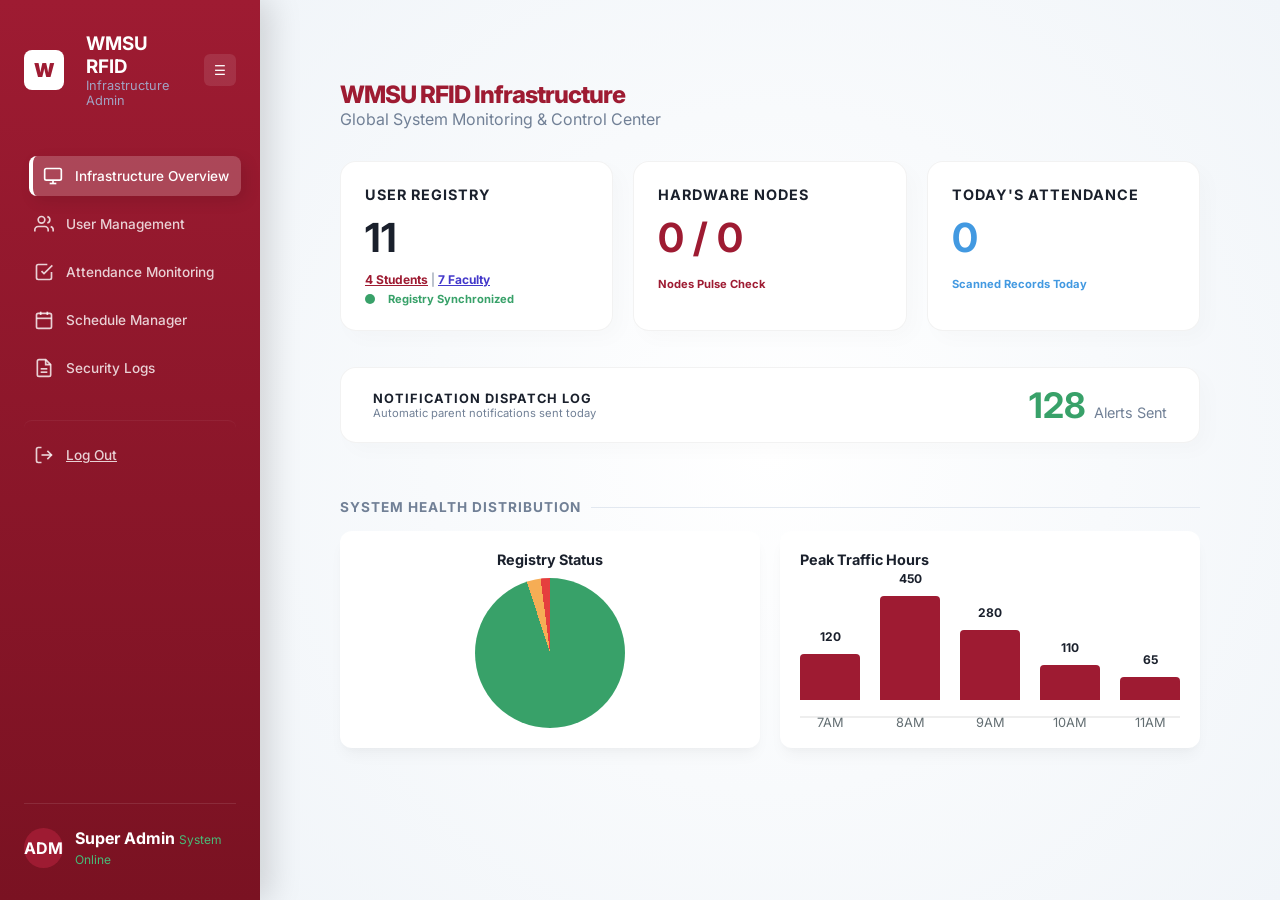
<file: html/RFID_Admin.html>
<!DOCTYPE html>
<html lang="en">
<head>
    <meta charset="UTF-8">
    <meta name="viewport" content="width=device-width, initial-scale=1.0">
    <title>WMSU | System Administration</title>
    <link rel="stylesheet" href="../assets/css/onyx.css">
    <link href="https://fonts.googleapis.com/css2?family=Inter:wght@400;600;700;800&display=swap" rel="stylesheet">
    <style>
        :root {
            --wmsu-red: #9e1b32;
            --sidebar-bg: #0f0f0f;
            --accent: #e53e3e;
            --glass: rgba(255, 255, 255, 0.8);
        }

        .btn-emphasized {
            background: var(--wmsu-red) !important;
            color: white !important;
            box-shadow: 0 4px 20px rgba(158, 27, 50, 0.4);
            animation: pulse-red 2.5s infinite;
            padding: 12px 28px !important;
        }
        @keyframes pulse-red {
            0% { transform: scale(1); box-shadow: 0 0 0 0 rgba(158, 27, 50, 0.7); }
            70% { transform: scale(1.02); box-shadow: 0 0 0 12px rgba(158, 27, 50, 0); }
            100% { transform: scale(1); box-shadow: 0 0 0 0 rgba(158, 27, 50, 0); }
        }

        @keyframes pulse {
            0% { transform: scale(0.95); box-shadow: 0 0 0 0 rgba(56, 161, 105, 0.7); }
            70% { transform: scale(1); box-shadow: 0 0 0 6px rgba(56, 161, 105, 0); }
            100% { transform: scale(0.95); box-shadow: 0 0 0 0 rgba(56, 161, 105, 0); }
        }
        @keyframes bounce {
            0%, 100% { transform: scaleY(0.5); }
            50% { transform: scaleY(1.2); }
        }
        
        .page-header {
            display: flex;
            justify-content: space-between;
            align-items: flex-end;
            margin-bottom: 2rem;
        }

        .search-box {
            background: white;
            padding: 10px 20px;
            border-radius: 8px;
            border: 1px solid #ddd;
            display: flex;
            align-items: center;
            gap: 10px;
            width: 300px;
        }

        .search-box input {
            border: none;
            outline: none;
            width: 100%;
        }

        .action-btns {
            display: flex;
            gap: 10px;
        }

        .btn {
            padding: 10px 20px;
            border-radius: 8px;
            border: none;
            cursor: pointer;
            font-weight: 600;
            transition: 0.3s;
        }

        .btn-primary { background: var(--wmsu-red); color: white; }
        .btn-secondary { background: #edf2f7; color: #4a5568; }
        .btn:hover { opacity: 0.9; transform: translateY(-1px); }

        .device-grid {
            display: grid;
            grid-template-columns: repeat(auto-fill, minmax(300px, 1fr));
            gap: 20px;
            margin-top: 1.5rem;
            animation: fadeInUp 0.5s ease-out;
            perspective: 1200px;
        }

        .device-card {
            background: white;
            padding: 1.5rem;
            border-radius: 12px;
            box-shadow: 0 10px 20px rgba(0,0,0,0.05);
            border: 1px solid #edf2f7;
            transition: transform 0.4s cubic-bezier(0.175, 0.885, 0.32, 1.275);
            transform-style: preserve-3d;
        }

        .device-card:hover {
            transform: translateZ(20px) scale(1.02);
            box-shadow: 0 20px 40px rgba(0,0,0,0.1);
        }

        .device-status {
            display: flex;
            align-items: center;
            gap: 8px;
            font-size: 0.85rem;
            margin-top: 10px;
        }

        .status-dot { width: 8px; height: 8px; border-radius: 50%; }
        .dot-online { background: #38a169; box-shadow: 0 0 5px #38a169; }
        .dot-offline { background: #e53e3e; }

        .health-meter {
            height: 6px;
            background: #edf2f7;
            border-radius: 3px;
            margin-top: 5px;
            overflow: hidden;
        }

        .log-list {
            background: #1a1a1a;
            color: #a0aec0;
            padding: 20px;
            border-radius: 12px;
            font-family: 'Courier New', Courier, monospace;
            font-size: 0.9rem;
            max-height: 400px;
            overflow-y: auto;
        }

        .log-entry { margin-bottom: 8px; border-bottom: 1px solid #2d3748; padding-bottom: 4px; }
        .log-time { color: #63b3ed; }
        .log-tag { color: #f6ad55; }

        #nav-dashboard:checked ~ .app-container .nav-links label[for="nav-dashboard"],
        #nav-users:checked ~ .app-container .nav-links label[for="nav-users"],
        #nav-attendance:checked ~ .app-container .nav-links label[for="nav-attendance"],
        #nav-schedule:checked ~ .app-container .nav-links label[for="nav-schedule"],
        #nav-logs:checked ~ .app-container .nav-links label[for="nav-logs"],
        #nav-announcements:checked ~ .app-container .nav-links label[for="nav-announcements"] {
            background: rgba(255, 255, 255, 0.2);
            border-left: 4px solid white;
            color: white;
            transform: translateX(5px) translateZ(10px);
            box-shadow: 5px 5px 15px rgba(0,0,0,0.1);
        }

        #nav-profile:checked ~ .app-container .user-profile {
            border-left: 4px solid white;
            transform: translateX(5px);
        }

        #nav-dashboard:checked ~ .app-container .dashboard-page,
        #nav-users:checked ~ .app-container .users-page,
        #nav-attendance:checked ~ .app-container .attendance-page,
        #nav-schedule:checked ~ .app-container .schedule-page,
        #nav-logs:checked ~ .app-container .logs-page,
        #nav-announcements:checked ~ .app-container .announcements-page,
        #nav-profile:checked ~ .app-container .profile-page {
            display: block;
        }

        .modal {
            display: none;
            position: fixed;
            top: 0; left: 0; width: 100%; height: 100%;
            background: rgba(0,0,0,0.5);
            z-index: 2000;
            justify-content: center;
            align-items: center;
        }

        .modal-content {
            background: white;
            border-radius: 15px;
            width: 600px;
            max-height: 90vh;
            display: flex;
            flex-direction: column;
            overflow: hidden;
            box-shadow: 0 10px 25px rgba(0,0,0,0.2);
            animation: modalAppear 0.4s cubic-bezier(0.16, 1, 0.3, 1);
        }

        @keyframes modalAppear {
            from { opacity: 0; transform: scale(0.95) translateY(-20px); }
            to { opacity: 1; transform: scale(1) translateY(0); }
        }

        #userModal .modal-content {
            border: 2px solid var(--wmsu-red);
            box-shadow: 0 20px 50px rgba(158, 27, 50, 0.2);
        }

        .modal-scroll-area {
            overflow-y: auto;
            padding: 1.5rem 2.5rem;
            flex: 1;
        }

        .modal-footer {
            padding: 1.5rem 2.5rem;
            border-top: 1px solid #e2e8f0;
            display: flex;
            gap: 15px;
            background: #f8fafc;
        }

        .form-section {
            margin-bottom: 2rem;
        }

        .section-tag {
            font-size: 0.75rem;
            font-weight: 800;
            color: var(--wmsu-red);
            text-transform: uppercase;
            letter-spacing: 1.5px;
            margin-bottom: 1rem;
            display: flex;
            align-items: center;
            gap: 10px;
        }

        .section-tag::after {
            content: '';
            flex: 1;
            height: 1px;
            background: #cbd5e1;
        }

        .badge.faculty { background: #eef2ff; color: #4338ca; }
        .log-entry.error { border-left: 4px solid #e53e3e; background: rgba(229, 62, 62, 0.05); }
        .log-entry.warn { border-left: 4px solid #f6ad55; background: rgba(246, 173, 85, 0.05); }
        .log-entry.info { border-left: 4px solid #48bb78; background: rgba(72, 187, 120, 0.05); }
        
        .highlight { background: rgba(158, 27, 50, 0.15); color: var(--wmsu-red); padding: 0 2px; border-radius: 3px; font-weight: 700; }
        
        .device-meta { display: grid; grid-template-columns: 1fr 1fr; gap: 8px; margin-top: 15px; font-size: 0.75rem; color: #718096; }
        .meta-item b { color: var(--sidebar-bg); }

        @keyframes fadeInUp {
            from { opacity: 0; transform: translateY(10px); }
            to { opacity: 1; transform: translateY(0); }
        }

        .log-filter-btn { padding: 5px 12px; border-radius: 5px; border: 1px solid #333; background: transparent; color: #a0aec0; cursor: pointer; font-size: 0.8rem; }
        .log-filter-btn.active { background: var(--wmsu-red); border-color: var(--wmsu-red); color: white; }

        .infra-section-header {
            display: flex;
            align-items: center;
            gap: 10px;
            margin: 2rem 0 1rem 0;
            color: var(--text-muted);
            font-size: 0.85rem;
            font-weight: 700;
            text-transform: uppercase;
            letter-spacing: 1px;
        }
        .infra-section-header::after { content: ''; flex-grow: 1; height: 1px; background: #e2e8f0; }

        .sidebar { position: sticky; top: 0; height: 100vh; overflow-x: hidden; overflow-y: auto; z-index: 1000; box-shadow: 10px 0 30px rgba(0,0,0,0.15); }
        .sidebar.collapsed { width: 85px; padding: 2rem 0.8rem; }
        .sidebar.collapsed .nav-text, 
        .sidebar.collapsed .user-details,
        .sidebar.collapsed .sidebar-header div:not(.wmsu-logo),
        .sidebar.collapsed h3, 
        .sidebar.collapsed p { display: none; }
        
        .sidebar.collapsed .sidebar-header { justify-content: center; }
        .sidebar.collapsed .nav-item { justify-content: center; padding: 12px; }
        .sidebar.collapsed .user-profile { justify-content: center; }

        .nav-icon svg { width: 20px; height: 20px; fill: none; stroke: currentColor; stroke-width: 2; vertical-align: middle; margin-right: 12px; }
        .sidebar.collapsed .nav-icon svg { margin-right: 0; }

        .toggle-sidebar-btn {
            background: rgba(255,255,255,0.1); border: none; color: white; flex-shrink: 0;
            width: 32px; height: 32px; border-radius: 6px; cursor: pointer;
            display: flex; align-items: center; justify-content: center;
            transition: 0.3s;
        }
        .toggle-sidebar-btn:hover { background: rgba(255,255,255,0.2); }

        .infra-overview-grid {
            display: grid;
            grid-template-columns: repeat(3, 1fr);
            gap: 20px;
            margin-top: 1rem;
        }

        .infra-group {
            position: relative;
            padding: 1.5rem;
            border-radius: 16px;
            background: white;
            transition: all 0.5s cubic-bezier(0.23, 1, 0.32, 1);
            border: 1px solid rgba(0,0,0,0.05);
            margin-bottom: 1rem;
            cursor: pointer;
            transform-style: preserve-3d;
            box-shadow: 8px 8px 20px rgba(0,0,0,0.02);
        }

        .infra-group:hover {
            transform: translateY(-15px) rotateX(10deg) rotateY(-5deg);
            box-shadow: 20px 30px 60px rgba(0,0,0,0.12);
            border-color: #e2e8f0;
            z-index: 10;
            border-top: 4px solid var(--wmsu-red);
        }

        .infra-group h2, .infra-group h3, .infra-group div, .infra-group span {
            transform: translateZ(35px);
        }

        .infra-peek {
            position: absolute;
            top: 10px;
            right: 10px;
            background: var(--wmsu-red);
            color: white;
            padding: 4px 12px;
            border-radius: 20px;
            font-size: 0.7rem;
            font-weight: 800;
            opacity: 0;
            transition: 0.3s;
            pointer-events: none;
        }

        .infra-group:hover .infra-peek {
            opacity: 1;
            transform: translateY(-5px);
        }

        tbody tr { cursor: pointer; transition: background 0.2s ease; }
        tbody tr:hover { background: #f1f5f9 !important; }

        .modal-detail-box {
            background: #f8fafc;
            padding: 1.5rem;
            border-radius: 12px;
            margin-top: 1rem;
        }
        
        .reg-toggle {
            display: flex;
            background: #edf2f7;
            padding: 5px;
            border-radius: 10px;
            margin-bottom: 20px;
        }
        .reg-btn {
            flex: 1;
            padding: 10px;
            border: none;
            background: transparent;
            cursor: pointer;
            font-weight: 700;
            border-radius: 8px;
            transition: 0.3s;
            color: var(--text-muted);
        }
        .reg-btn.active { background: white; color: var(--wmsu-red); box-shadow: 0 2px 5px rgba(0,0,0,0.05); }

        .admin-toast {
            position: fixed;
            bottom: 25px;
            right: 25px;
            background: #1a202c;
            color: white;
            padding: 16px 24px;
            border-radius: 12px;
            box-shadow: 0 15px 35px rgba(0,0,0,0.3);
            z-index: 10000;
            display: none;
            align-items: center;
            gap: 15px;
            animation: slideInAdminToast 0.4s cubic-bezier(0.175, 0.885, 0.32, 1.275);
            border-left: 5px solid var(--wmsu-red);
        }
        @keyframes slideInAdminToast {
            from { transform: translateX(120%); opacity: 0; }
            to { transform: translateX(0); opacity: 1; }
        }
    </style>
</head>
<body>
    <input type="radio" name="admin-nav" id="nav-dashboard" checked hidden>
    <input type="radio" name="admin-nav" id="nav-users" hidden>
    <input type="radio" name="admin-nav" id="nav-attendance" hidden>
    <input type="radio" name="admin-nav" id="nav-schedule" hidden>
    <input type="radio" name="admin-nav" id="nav-logs" hidden>
    <input type="radio" name="admin-nav" id="nav-profile" hidden>

    <div class="app-container">
        <aside class="sidebar">
            <div class="sidebar-header" style="display: flex; align-items: center; justify-content: space-between;">
                <div class="wmsu-logo">
                    <img src="C:/Users/RRRV/Downloads/Slide47.JPG" alt="WMSU Crest" 
                         style="width: 32px; height: 32px; object-fit: contain;"
                         onerror="this.style.display='none'; this.parentElement.innerText='W'">
                </div>
                <div style="flex-grow: 1;">
                    <h3 style="color: white; margin-left: 10px;">WMSU RFID</h3>
                    <p style="color: #a2a2c2; font-size: 0.8rem; margin-left: 10px;">Infrastructure Admin</p>
                </div>
                <button class="toggle-sidebar-btn" onclick="toggleSidebar()" title="Toggle Sidebar">☰</button>
            </div>

            <nav class="nav-links">
                <label for="nav-dashboard" class="nav-item">
                    <span class="nav-icon"><svg viewBox="0 0 24 24"><rect x="2" y="3" width="20" height="14" rx="2" ry="2"></rect><line x1="8" y1="21" x2="16" y2="21"></line><line x1="12" y1="17" x2="12" y2="21"></line></svg></span> 
                    <span class="nav-text">Infrastructure Overview</span>
                </label>
                <label for="nav-users" class="nav-item">
                    <span class="nav-icon"><svg viewBox="0 0 24 24"><path d="M17 21v-2a4 4 0 0 0-4-4H5a4 4 0 0 0-4 4v2"></path><circle cx="9" cy="7" r="4"></circle><path d="M23 21v-2a4 4 0 0 0-3-3.87"></path><path d="M16 3.13a4 4 0 0 1 0 7.75"></path></svg></span> 
                    <span class="nav-text">User Management</span>
                </label>
                <label for="nav-attendance" class="nav-item">
                    <span class="nav-icon"><svg viewBox="0 0 24 24"><path d="M9 11l3 3L22 4"></path><path d="M21 12v7a2 2 0 0 1-2 2H5a2 2 0 0 1-2-2V5a2 2 0 0 1 2-2h11"></path></svg></span> 
                    <span class="nav-text">Attendance Monitoring</span>
                </label>
                <label for="nav-schedule" class="nav-item">
                    <span class="nav-icon"><svg viewBox="0 0 24 24"><rect x="3" y="4" width="18" height="18" rx="2" ry="2"></rect><line x1="16" y1="2" x2="16" y2="6"></line><line x1="8" y1="2" x2="8" y2="6"></line><line x1="3" y1="10" x2="21" y2="10"></line></svg></span>
                    <span class="nav-text">Schedule Manager</span>
                </label>
                <label for="nav-logs" class="nav-item">
                    <span class="nav-icon"><svg viewBox="0 0 24 24"><path d="M14 2H6a2 2 0 0 0-2 2v16a2 2 0 0 0 2 2h12a2 2 0 0 0 2-2V8z"></path><polyline points="14 2 14 8 20 8"></polyline><line x1="16" y1="13" x2="8" y2="13"></line><line x1="16" y1="17" x2="8" y2="17"></line></svg></span> 
                    <span class="nav-text">Security Logs</span>
                </label>
                <a href="#" onclick="openLogoutModal(event)" class="nav-item logout" style="margin-top: 2rem; border-top: 1px solid rgba(255,255,255,0.05); padding-top: 1.5rem;">
                    <span class="nav-icon"><svg viewBox="0 0 24 24"><path d="M9 21H5a2 2 0 0 1-2-2V5a2 2 0 0 1 2-2h4"></path><polyline points="16 17 21 12 16 7"></polyline><line x1="21" y1="12" x2="9" y2="12"></line></svg></span> 
                    <span class="nav-text">Log Out</span>
                </a>
            </nav>

            <label for="nav-profile" class="user-profile" style="cursor: pointer; display: flex; align-items: center; gap: 12px;">
                <div class="avatar">ADM</div>
                <div class="user-details">
                    <strong style="color: white;">Super Admin</strong>
                    <span style="color: #48bb78; font-size: 0.75rem;">System Online</span>
                </div>
            </label>
        </aside>

        <main class="content" style="flex: 1; background: radial-gradient(circle at center, #ffffff 0%, #f1f5f9 100%); overflow-y: auto; padding: 2.5rem; perspective: 1500px;">
            
            <section class="page dashboard-page">
                <div class="page-header">
                    <div>
                        <h1 style="font-weight: 800; color: var(--wmsu-red); letter-spacing: -1px;">WMSU RFID Infrastructure</h1>
                        <p style="color: #718096;">Global System Monitoring & Control Center</p>
                    </div>
                </div>

                <div class="animate-up infra-overview-grid" style="margin-bottom: 2.5rem;">
                    <div class="infra-group" onclick="document.getElementById('nav-users').checked = true;">
                        <div class="infra-peek">USER DOMAIN</div>
                        <h3 style="color: var(--text-main); margin-bottom: 0.5rem; font-size: 0.9rem; text-transform: uppercase; letter-spacing: 1px;">User Registry</h3>
                        <h2 class="stat-value" id="active-users-count" style="font-size: 2.5rem; margin: 10px 0;">0</h2>
                        <div id="active-users-sub" style="font-size: 0.75rem; color: var(--text-muted); margin-bottom: 5px;">0 Students | 0 Faculty</div>
                        <span class="stat-sub" style="color: #38a169; font-weight: bold; font-size: 0.7rem; display: flex; align-items: center; gap: 8px;">
                            <span style="width: 10px; height: 10px; background: #38a169; border-radius: 50%; display: inline-block; animation: pulse-glow 2s infinite; margin-right: 5px;"></span>
                            Registry Synchronized
                        </span>
                    </div>

                    <div class="infra-group" onclick="openInfraModal('hardware')">
                        <div class="infra-peek">HARDWARE NODES</div>
                        <h3 style="color: var(--text-main); margin-bottom: 0.5rem; font-size: 0.9rem; text-transform: uppercase; letter-spacing: 1px;">Hardware Nodes</h3>
                        <h2 class="stat-value" id="active-terminals-val" style="font-size: 2.5rem; margin: 10px 0; color: var(--wmsu-red);">0 / 0</h2>
                        <span class="stat-sub" style="color: var(--wmsu-red); font-weight: bold; font-size: 0.7rem;">Nodes Pulse Check</span>
                    </div>

                    <div class="infra-group" onclick="openInfraModal('network')">
                        <div class="infra-peek">SERVER HEALTH</div>
                        <h3 style="color: var(--text-main); margin-bottom: 0.5rem; font-size: 0.9rem; text-transform: uppercase; letter-spacing: 1px;">Today's Attendance</h3>
                        <h2 class="stat-value" id="today-attendance-stat" style="font-size: 2.5rem; margin: 10px 0; color: #4299e1;">0</h2>
                        <span class="stat-sub" style="color: #4299e1; font-weight: bold; font-size: 0.7rem;">Scanned Records Today</span>
                    </div>

                    <div class="infra-group" style="grid-column: span 3; display: flex; align-items: center; justify-content: space-between; padding: 1rem 2rem;">
                        <div>
                            <h3 style="color: var(--text-main); font-size: 0.8rem; text-transform: uppercase; letter-spacing: 1px; margin: 0;">Notification Dispatch Log</h3>
                            <p style="font-size: 0.7rem; color: var(--text-muted);">Automatic parent notifications sent today</p>
                        </div>
                        <h2 style="font-size: 2.2rem; color: var(--success); margin: 0;">128 <span style="font-size: 0.9rem; color: var(--text-muted); font-weight: 400;">Alerts Sent</span></h2>
                    </div>
                </div>

                <div class="infra-section-header">System Health Distribution</div>
                <div style="display: grid; grid-template-columns: 1fr 1fr; gap: 20px;" class="animate-up delay-1">
                    <div class="card" style="background: white; padding: 20px; border-radius: 12px; box-shadow: var(--card-shadow); text-align: center;">
                        <h3 style="font-size: 0.9rem; margin-bottom: 10px;">Registry Status</h3>
                        <div class="pie-graph" style="--present: 95%; --late: 3%; --absent: 2%; width: 150px; height: 150px; margin: 0 auto;"></div>
                    </div>
                    <div class="card" style="background: white; padding: 20px; border-radius: 12px; box-shadow: var(--card-shadow);">
                         <h3 style="font-size: 0.9rem;">Peak Traffic Hours</h3>
                         <div class="bar-graph" style="height: 150px; padding: 1rem 0;">
                             <div class="bar-item" style="--h: 40%" data-name="7AM"><span>120</span></div>
                             <div class="bar-item" style="--h: 90%" data-name="8AM"><span>450</span></div>
                             <div class="bar-item" style="--h: 60%" data-name="9AM"><span>280</span></div>
                             <div class="bar-item" style="--h: 30%" data-name="10AM"><span>110</span></div>
                             <div class="bar-item" style="--h: 20%" data-name="11AM"><span>65</span></div>
                         </div>
                    </div>
                </div>
            </section>

            <section class="page attendance-page">
                <div class="page-header">
                    <div>
                        <h1>Attendance Monitoring</h1>
                        <p style="color: #718096;">Real-time logs for student entry and exit</p>
                    </div>
                    <div class="action-btns">
                        <input type="date" id="attendanceDateFilter" class="btn btn-secondary" onchange="renderAttendanceTable()">
                        <button class="btn btn-primary" onclick="exportAttendanceCSV()">Download Report</button>
                    </div>
                </div>

                <div class="table-container">
                    <table>
                        <thead>
                            <tr>
                                <th>Time</th>
                                <th>Student Name</th>
                                <th>ID Number</th>
                                <th>Subject/Context</th>
                                <th>Status</th>
                            </tr>
                        </thead>
                        <tbody id="attendanceTableBody"></tbody>
                    </table>
                </div>
            </section>

            <section class="page users-page">
                <div class="page-header">
                    <div>
                        <h1>User & Tag Registry</h1>
                        <p style="color: #718096;">Manage credentials and RFID associations</p>
                    </div>
                    <div class="action-btns">
                        <div style="display: flex; flex-direction: column; align-items: flex-start;">
                            <div class="search-box" style="padding-left: 15px;">
                                <input type="text" id="userSearch" placeholder="Search by name or UID..." onkeyup="filterUsers()">
                            </div>
                            <div id="searchHistoryContainer" style="display: flex; gap: 5px; margin-top: 5px; font-size: 0.7rem; flex-wrap: wrap; max-width: 300px;"></div>
                        </div>
                        <button class="btn btn-secondary" onclick="restoreSystemData()" title="Restore default users and logs">Restore Records</button>
                        <button class="btn btn-secondary" onclick="exportScheduleCSV()" title="Download schedule as CSV">Export Schedule</button>
                        <button class="btn btn-secondary" style="border: 1px solid var(--wmsu-red); color: var(--wmsu-red);" onclick="openBulkModal()">Bulk Register</button>
                        <button class="btn btn-emphasized" onclick="openModal()">+ Add New User</button>
                    </div>
                </div>

                <div class="table-container">
                    <table>
                        <thead>
                            <tr>
                                <th>ID Number</th>
                                <th>Name</th>
                                <th>Role</th>
                                <th>Gender</th>
                                <th>Year/Sec</th>
                                <th>School Year</th>
                                <th>Enrollment Date</th>
                                <th>Status</th>
                                <th>Actions</th>
                            </tr>
                        </thead>
                        <tbody id="adminUserTable">
                        </tbody>
                    </table>
                </div>
            </section>

            <section class="page schedule-page">
                <div class="page-header">
                    <div>
                        <h1>Schedule Manager</h1>
                        <p style="color: #718096;">Manage class schedules linked to the RFID attendance scanner</p>
                    </div>
                    <div class="action-btns">
                        <button class="btn btn-secondary" onclick="exportScheduleCSV()">Export CSV</button>
                        <button class="btn btn-emphasized" onclick="openScheduleModal()">+ Add Schedule</button>
                    </div>
                </div>
                <div style="background:white;border-radius:12px;overflow:hidden;box-shadow:var(--card-shadow);">
                    <table>
                        <thead>
                            <tr>
                                <th>Subject / Code</th>
                                <th>Section</th>
                                <th>Days</th>
                                <th>Time / Late Threshold</th>
                                <th>Room</th>
                                <th>Instructor</th>
                                <th>Semester</th>
                                <th>Actions</th>
                            </tr>
                        </thead>
                        <tbody id="scheduleTableBody"></tbody>
                    </table>
                </div>
            </section>

            <section class="page logs-page">
                <div class="page-header">
                    <div>
                        <h1>System Audit Logs</h1>
                        <p style="color: #718096;">Raw activity feed from the authentication server</p>
                    </div>
                    <div class="action-btns">
                        <div class="search-box" style="padding-left: 15px; width: 250px;">
                            <input type="text" id="logSearch" placeholder="Search logs by keyword..." onkeyup="renderLogs()">
                        </div>
                        <button class="log-filter-btn active" onclick="filterLogs('All', this)">All</button>
                        <button class="log-filter-btn" onclick="filterLogs('ERROR', this)">Errors</button>
                        <button class="log-filter-btn" onclick="filterLogs('WARN', this)">Warnings</button>
                        <button class="btn btn-secondary" onclick="exportLogsCSV()">Export CSV</button>
                    </div>
                </div>

                <div class="log-list" id="system-log-container"></div>
            </section>

            <section class="page profile-page">
                <div class="page-header">
                    <div>
                        <h1>Admin Profile</h1>
                        <p style="color: #718096;">Manage your administrative account settings</p>
                    </div>
                </div>

                <div class="animate-up" style="max-width: 800px;">
                    <div class="card" style="background: white; padding: 2.5rem; border-radius: 16px; box-shadow: var(--card-shadow); display: flex; gap: 30px; align-items: center;">
                        <div style="width: 120px; height: 120px; background: var(--wmsu-red); color: white; border-radius: 50%; display: grid; place-items: center; font-size: 3rem; font-weight: 800; box-shadow: 0 10px 20px rgba(158, 27, 50, 0.2);">A</div>
                        <div>
                            <h2 style="margin-bottom: 5px;">Super Administrator</h2>
                            <p style="color: var(--text-muted); margin-bottom: 15px;">System & Network Overseer</p>
                            <span class="badge present">Master Level Access</span>
                        </div>
                    </div>

                    <div class="infra-section-header">Account Details</div>
                    <div class="stats-grid" style="grid-template-columns: 1fr 1fr; margin-top: 0;">
                        <div class="stat-card">
                            <span class="stat-label">Username</span>
                            <h3 style="margin-top: 10px;">admin_wmsu</h3>
                        </div>
                        <div class="stat-card">
                            <span class="stat-label">Email Address</span>
                            <h3 style="margin-top: 10px;">admin@wmsu.edu.ph</h3>
                        </div>
                        <div class="stat-card">
                            <span class="stat-label">Last Login</span>
                            <h3 style="margin-top: 10px;">Today, 08:45 AM</h3>
                        </div>
                        <div class="stat-card">
                            <span class="stat-label">Node Access</span>
                            <h3 style="margin-top: 10px;">Global (All Clusters)</h3>
                        </div>
                    </div>

                    <div class="infra-section-header">Preferences</div>
                    <div class="card" style="background: white; padding: 1.5rem; border-radius: 12px;">
                        <div style="display: flex; justify-content: space-between; align-items: center; margin-bottom: 15px;">
                            <div>
                                <p style="font-weight: 700;">System Notifications</p>
                                <small style="color: var(--text-muted);">Receive alerts on hardware failure</small>
                            </div>
                            <input type="checkbox" checked>
                        </div>
                        <button class="btn btn-secondary" onclick="alert('Password reset link sent to registered email.')">Change Security Password</button>
                    </div>
                </div>
            </section>
        </main>
    </div>

    <div id="userModal" class="modal">
        <form id="addUserForm" class="modal-content">
            <div style="padding: 2rem 2.5rem 1.5rem 2.5rem; background: white; z-index: 10; border-bottom: 3px solid #e2e8f0; box-shadow: 0 4px 6px -4px rgba(0,0,0,0.1);">
                <div style="display: flex; justify-content: space-between; align-items: flex-start;">
                    <div>
                        <h2 style="margin-bottom: 0.5rem; color: var(--wmsu-red); font-size: 1.8rem; font-weight: 800;">Register New User</h2>
                        <p style="color: var(--text-muted); font-size: 0.85rem; margin-bottom: 1rem;">Initialize a comprehensive university profile and RFID link.</p>
                    </div>
                    <button onclick="closeModal()" style="background:none; border:none; font-size:2rem; color:var(--text-muted); cursor:pointer; line-height: 1;">&times;</button>
                </div>
                <div class="reg-toggle" style="margin-bottom: 0;">
                    <button type="button" class="reg-btn active" id="btn-reg-student" onclick="switchRegType('Student')">Student</button>
                    <button type="button" class="reg-btn" id="btn-reg-faculty" onclick="switchRegType('Faculty')">Faculty / Staff</button>
                </div>
            </div>
            
            <div class="modal-scroll-area">
                <div class="form-section">
                    <div class="section-tag">1. Personal Identity</div>
                    <div style="display: flex; gap: 10px; margin-bottom: 15px;">
                        <div style="flex: 1.2;">
                            <label style="display: block; margin-bottom: 5px; font-weight: 600;">First Name</label>
                            <input type="text" id="firstName" placeholder="Given Name" required style="width:100%; padding:10px; border:1px solid #ddd; border-radius:5px;">
                        </div>
                        <div style="flex: 0.8;">
                            <label style="display: block; margin-bottom: 5px; font-weight: 600;">Middle Name</label>
                            <input type="text" id="middleName" placeholder="M.I." style="width:100%; padding:10px; border:1px solid #ddd; border-radius:5px;">
                        </div>
                        <div style="flex: 1.2;">
                            <label style="display: block; margin-bottom: 5px; font-weight: 600;">Last Name</label>
                            <input type="text" id="lastName" placeholder="Surname" required style="width:100%; padding:10px; border:1px solid #ddd; border-radius:5px;">
                        </div>
                    </div>
                    <div style="display: flex; gap: 10px; margin-bottom: 15px;">
                        <div style="flex: 1;">
                            <label style="display: block; margin-bottom: 5px; font-weight: 600;">Gender</label>
                            <select id="gender" style="width:100%; padding:10px; border:1px solid #ddd; border-radius:5px;">
                                <option value="Male">Male</option>
                                <option value="Female">Female</option>
                            </select>
                        </div>
                        <div style="flex: 1;">
                            <label style="display: block; margin-bottom: 5px; font-weight: 600;">Date of Birth</label>
                            <input type="date" id="dob" required style="width:100%; padding:10px; border:1px solid #ddd; border-radius:5px;">
                        </div>
                    </div>
                </div>

                <div class="form-section">
                    <div class="section-tag">2. Academic Context</div>
                    <div id="student-only-fields" style="margin-bottom: 15px;">
                        <div style="display: flex; gap: 10px; margin-bottom: 10px;">
                            <div style="flex: 1;">
                                <label style="display: block; margin-bottom: 5px; font-weight: 600;">Year Level</label>
                                <input type="text" id="yearLevel" placeholder="e.g. 1st Year" style="width:100%; padding:10px; border:1px solid #ddd; border-radius:5px;">
                            </div>
                            <div style="flex: 1;">
                                <label style="display: block; margin-bottom: 5px; font-weight: 600;">Section</label>
                                <input type="text" id="section" placeholder="e.g. 1B" onkeyup="updateSubjectPreview()" style="width:100%; padding:10px; border:1px solid #ddd; border-radius:5px;">
                            </div>
                            <div style="flex: 1;">
                                <label style="display: block; margin-bottom: 5px; font-weight: 600;">Semester</label>
                                <select id="semester" onchange="updateSubjectPreview()" style="width:100%; padding:10px; border:1px solid #ddd; border-radius:5px;">
                                    <option value="1st Semester">1st Semester</option>
                                    <option value="2nd Semester">2nd Semester</option>
                                    <option value="Summer">Summer</option>
                                </select>
                            </div>
                        </div>
                        <div style="display: flex; gap: 10px; margin-top: 15px;">
                            <div style="flex: 1; background: rgba(158, 27, 50, 0.05); padding: 12px; border-radius: 10px; border: 1px solid rgba(158, 27, 50, 0.1);">
                                <label style="display: block; margin-bottom: 5px; font-weight: 800; color: var(--wmsu-red); letter-spacing: 1px;">SCHOOL YEAR</label>
                                <input type="text" id="academicYear" placeholder="2024-2025" onkeyup="updateSubjectPreview()" style="width:100%; padding:10px; border:1px solid var(--wmsu-red); border-radius:5px; font-weight: 800; color: var(--wmsu-red); text-align: center;">
                            </div>
                            <div style="flex: 1.5;">
                                <label style="display: block; margin-bottom: 5px; font-weight: 600;">Curriculum</label>
                                <select id="curriculum" onchange="updateSubjectPreview()" style="width:100%; padding:10px; border:1px solid #ddd; border-radius:5px; font-weight: 600;">
                                    <option value="CS">BS Computer Science</option>
                                    <option value="ACT-AD">ACT - Application Development</option>
                                    <option value="ACT-NT">ACT - Networking</option>
                                    <option value="IT">BS Information Technology</option>
                                </select>
                            </div>
                        </div>
                        <div style="margin-top: 10px; font-size: 0.8rem; color: var(--text-muted); font-style: italic;">
                            * Subjects automatically adjust based on Curriculum.
                        </div>
                        <div id="subject-preview-container" style="margin-top: 15px; background: #f8fafc; padding: 12px; border-radius: 8px; border: 1px dashed #cbd5e1;">
                            <label style="display: block; margin-bottom: 8px; font-weight: 800; font-size: 0.7rem; color: var(--text-muted); text-transform: uppercase;">Included Program Subjects</label>
                            <div id="subject-list-preview" style="display: flex; flex-wrap: wrap; gap: 8px;"></div>
                        </div>
                    </div>
                    <div id="faculty-only-fields" style="margin-bottom: 15px; display: none;">
                        <label style="display: block; margin-bottom: 5px; font-weight: 600;">Department / Office</label>
                        <input type="text" id="department" placeholder="e.g. CCS / Registrar" style="width:100%; padding:10px; border:1px solid #ddd; border-radius:5px;">
                    </div>
                </div>

                <div class="form-section">
                    <div class="section-tag">3. Communication & Safety</div>
                    <div style="display: flex; gap: 10px; margin-bottom: 15px;">
                        <div style="flex: 1;">
                            <label style="display: block; margin-bottom: 5px; font-weight: 600;">Mobile Number</label>
                            <input type="tel" id="mobile" placeholder="09XXXXXXXXX" style="width:100%; padding:10px; border:1px solid #ddd; border-radius:5px;">
                        </div>
                        <div style="flex: 1;">
                            <label style="display: block; margin-bottom: 5px; font-weight: 600;">Email Address</label>
                            <input type="email" id="email" placeholder="name@example.com" required style="width:100%; padding:10px; border:1px solid #ddd; border-radius:5px;">
                        </div>
                    </div>
                    <div style="display: flex; gap: 10px; margin-bottom: 15px;">
                        <div style="flex: 1;">
                            <label style="display: block; margin-bottom: 5px; font-weight: 600;">Emergency Contact Name</label>
                            <input type="text" id="emergencyName" placeholder="Guardian Full Name" required style="width:100%; padding:10px; border:1px solid #ddd; border-radius:5px;">
                        </div>
                        <div style="flex: 1;">
                            <label style="display: block; margin-bottom: 5px; font-weight: 600;">Emergency Mobile</label>
                            <input type="tel" id="emergencyNo" placeholder="09XXXXXXXXX" required style="width:100%; padding:10px; border:1px solid #ddd; border-radius:5px;">
                        </div>
                    </div>
                    <div style="margin-bottom: 15px;">
                        <label style="display: block; margin-bottom: 5px; font-weight: 600;">Residential Address</label>
                        <textarea id="address" placeholder="House No., Street, Barangay, City" style="width:100%; padding:10px; border:1px solid #ddd; border-radius:5px; height: 60px; resize: none;"></textarea>
                    </div>
                </div>

                <div class="form-section">
                    <div class="section-tag">4. RFID Assignment</div>
                <div style="margin-bottom: 15px;">
                    <label style="display: block; margin-bottom: 5px; font-weight: 600;">RFID UID Assignment</label>
                    <input type="text" id="rfid" placeholder="YYYY-XXXXX" pattern="[0-9]{4}-[0-9]{5}" title="Format: 2024-12345" required style="width:100%; padding:15px; border:2px solid var(--wmsu-red); border-radius:8px; font-family: monospace; letter-spacing: 2px; font-size: 1.2rem; text-align: center;">
                </div>
                </div>
            </div>

            
            <div class="modal-footer">
                <button type="button" class="btn btn-secondary" style="flex: 1;" onclick="closeModal()">Cancel</button>
                <button type="submit" class="btn btn-primary" style="flex: 1.5;">Confirm & Save User</button>
            </div>
        </form>
    </div>

    <div id="bulkUserModal" class="modal">
        <div class="modal-content" style="max-width: 650px;">
            <div style="padding: 2rem 2.5rem 1.5rem 2.5rem; background: white; border-bottom: 3px solid #e2e8f0;">
                <div style="display: flex; justify-content: space-between; align-items: flex-start;">
                    <div>
                        <h2 style="color: var(--wmsu-red); font-size: 1.8rem; font-weight: 800;">Bulk Student Enrollment</h2>
                        <p style="color: var(--text-muted); font-size: 0.85rem;">Upload a CSV list to register multiple students to a specific program block.</p>
                    </div>
                    <button onclick="closeBulkModal()" style="background:none; border:none; font-size:2rem; color:var(--text-muted); cursor:pointer;">&times;</button>
                </div>
            </div>
            
            <div class="modal-scroll-area">
                <div class="form-section">
                    <div class="section-tag">1. Batch Metadata</div>
                    <div style="display: grid; grid-template-columns: 1.5fr 1fr; gap: 15px; margin-bottom: 15px;">
                        <div>
                            <label style="display: block; margin-bottom: 5px; font-weight: 600;">Target Curriculum</label>
                            <select id="bulkCurriculum" style="width:100%; padding:10px; border:1px solid #ddd; border-radius:5px;">
                                <option value="ACT-AD">ACT - Application Development</option>
                                <option value="ACT-NT">ACT - Networking</option>
                                <option value="CS">BS Computer Science</option>
                                <option value="IT">BS Information Technology</option>
                            </select>
                        </div>
                        <div>
                            <label style="display: block; margin-bottom: 5px; font-weight: 600;">Section</label>
                            <input type="text" id="bulkSection" placeholder="e.g. 1B" style="width:100%; padding:10px; border:1px solid #ddd; border-radius:5px;">
                        </div>
                    </div>
                    <div style="display: grid; grid-template-columns: 1fr 1fr; gap: 15px;">
                        <div>
                            <label style="display: block; margin-bottom: 5px; font-weight: 600;">Semester</label>
                            <select id="bulkSemester" style="width:100%; padding:10px; border:1px solid #ddd; border-radius:5px;">
                                <option value="1st Semester">1st Semester</option>
                                <option value="2nd Semester">2nd Semester</option>
                            </select>
                        </div>
                        <div>
                            <label style="display: block; margin-bottom: 5px; font-weight: 600;">School Year</label>
                            <input type="text" id="bulkAY" value="2024-2025" style="width:100%; padding:10px; border:1px solid #ddd; border-radius:5px;">
                        </div>
                    </div>
                </div>

                <div class="form-section">
                    <div class="section-tag">2. Select Student List File</div>
                    <div style="background: #f8fafc; border: 2px dashed #cbd5e1; padding: 30px; border-radius: 12px; text-align: center;">
                        <input type="file" id="bulkCsvFile" accept=".csv" style="margin-bottom: 10px;">
                        <p style="font-size: 0.75rem; color: var(--text-muted);">Format: ID, LastName, FirstName, MiddleName, Gender, DOB, Email, Mobile</p>
                    </div>
                </div>
            </div>
            <div class="modal-footer">
                <button class="btn btn-secondary" onclick="closeBulkModal()" style="flex: 1;">Cancel</button>
                <button class="btn btn-primary" onclick="processBulkUpload()" style="flex: 2;">Enroll Student List</button>
            </div>
        </div>
    </div>

    
    <div id="infraUserModal" class="modal">
        <div class="modal-content" style="max-width: 600px;">
            <div style="display: flex; justify-content: space-between; align-items: center; margin-bottom: 1.5rem;">
                <h2 style="color: var(--wmsu-red);">User Infrastructure Details</h2>
                <button onclick="closeInfraModal('user')" style="background:none; border:none; font-size:1.5rem; cursor:pointer;">&times;</button>
            </div>
            <div class="modal-detail-box">
                <p id="active-users-sub-modal" style="font-weight: bold; margin-bottom: 15px;">Loading metrics...</p>
                <div style="display: grid; grid-template-columns: 1fr 1fr; gap: 10px;">
                    <div class="card" style="padding: 10px; text-align: center; background: white;">
                        <small style="color: var(--text-muted);">STUDENT SYNC</small>
                        <p style="color: #38a169; font-weight: 800;">STABLE</p>
                    </div>
                    <div class="card" style="padding: 10px; text-align: center; background: white;">
                        <small style="color: var(--text-muted);">FACULTY SYNC</small>
                        <p style="color: #38a169; font-weight: 800;">STABLE</p>
                    </div>
                </div>
            </div>
            <button class="btn btn-primary" style="width: 100%; margin-top: 1rem;" onclick="closeInfraModal('user')">Close Details</button>
        </div>
    </div>

    <div id="infraHardwareModal" class="modal">
        <div class="modal-content" style="max-width: 800px; width: 90%;">
            <div style="display: flex; justify-content: space-between; align-items: center; margin-bottom: 1.5rem;">
                <h2 style="color: var(--wmsu-red);">Hardware Network Node Status</h2>
                <button onclick="closeInfraModal('hardware')" style="background:none; border:none; font-size:1.5rem; cursor:pointer;">&times;</button>
            </div>
            <div class="device-grid" id="device-grid-container-modal" style="max-height: 400px; overflow-y: auto;"></div>
            <button class="btn btn-primary" style="width: 100%; margin-top: 1rem;" onclick="closeInfraModal('hardware')">Close Network View</button>
        </div>
    </div>

    <div id="infraNetworkModal" class="modal">
        <div class="modal-content" style="max-width: 600px;">
            <div style="display: flex; justify-content: space-between; align-items: center; margin-bottom: 1.5rem;">
                <h2 style="color: var(--wmsu-red);">Network & Server Health</h2>
                <button onclick="closeInfraModal('network')" style="background:none; border:none; font-size:1.5rem; cursor:pointer;">&times;</button>
            </div>
            <div class="modal-detail-box">
                <div style="display: grid; grid-template-columns: 1fr 1fr; gap: 20px;">
                    <div>
                        <span class="stat-label">LATENCY</span>
                        <h3 style="color: #4299e1;">12ms</h3>
                    </div>
                    <div>
                        <span class="stat-label">QUERIES / SEC</span>
                        <h3 style="color: #4299e1;">42 Q/s</h3>
                    </div>
                </div>
            </div>
            <button class="btn btn-primary" style="width: 100%; margin-top: 1rem;" onclick="closeInfraModal('network')">Close Network Analytics</button>
        </div>
    </div>

    <div id="viewUserModal" class="modal">
        <div class="modal-content" style="max-width: 550px;">
            <div style="padding: 2rem 2.5rem 1.5rem 2.5rem; background: white; z-index: 10; border-bottom: 3px solid #e2e8f0; box-shadow: 0 4px 6px -4px rgba(0,0,0,0.1); display: flex; justify-content: space-between; align-items: center;">
                <h2 style="margin: 0; color: var(--wmsu-red); font-size: 1.8rem; font-weight: 800;">User Profile Details</h2>
                <button onclick="closeViewModal()" style="background:none; border:none; font-size:2rem; color:var(--text-muted); cursor:pointer; line-height: 1;">&times;</button>
            </div>
            <div id="userDetailsContent" class="modal-scroll-area">
            </div>
            <div class="modal-footer">
                <button class="btn btn-primary" style="width: 100%;" onclick="closeViewModal()">Close Profile</button>
            </div>
        </div>
    </div>

    <div id="scheduleModal" class="modal">
        <div class="modal-content" style="max-width:640px;width:95%;text-align:left;padding:0;background:white;border-radius:15px;">
            <div style="padding:1.5rem 2rem;border-bottom:3px solid #e2e8f0;display:flex;justify-content:space-between;align-items:center;border-radius:15px 15px 0 0;">
                <div>
                    <h2 id="schedModalTitle" style="color:var(--wmsu-red);font-size:1.6rem;font-weight:800;margin:0;">Add New Schedule</h2>
                    <p style="color:#718096;font-size:0.85rem;margin-top:4px;">Define class times linked to the RFID scanner</p>
                </div>
                <button onclick="closeScheduleModal()" style="background:none;border:none;font-size:2rem;color:#718096;cursor:pointer;">&times;</button>
            </div>
            <div style="padding:1.5rem 2rem;overflow-y:auto;max-height:58vh;">
                <div style="display:grid;grid-template-columns:1fr 1fr;gap:15px;margin-bottom:15px;">
                    <div>
                        <label style="display:block;margin-bottom:5px;font-weight:600;font-size:0.85rem;">Subject Name *</label>
                        <select id="sched-subject" onchange="handleSubjectSelect(this.value)" style="width:100%;padding:10px;border:1px solid #ddd;border-radius:6px;font-size:0.9rem;">
                        </select>
                    </div>
                    <div>
                        <label style="display:block;margin-bottom:5px;font-weight:600;font-size:0.85rem;">Subject Code</label>
                        <input type="text" id="sched-code" placeholder="e.g. HCI-102" style="width:100%;padding:10px;border:1px solid #ddd;border-radius:6px;font-size:0.9rem;">
                    </div>
                </div>
                <div style="display:grid;grid-template-columns:1fr 1fr;gap:15px;margin-bottom:15px;">
                    <div>
                        <label style="display:block;margin-bottom:5px;font-weight:600;font-size:0.85rem;">Instructor</label>
                        <input type="text" id="sched-instructor" placeholder="e.g. MARJORIE ROJAS" style="width:100%;padding:10px;border:1px solid #ddd;border-radius:6px;font-size:0.9rem;">
                    </div>
                    <div>
                        <label style="display:block;margin-bottom:5px;font-weight:600;font-size:0.85rem;">Section * <small style="color:#718096;">(e.g. ACT AD 1B)</small></label>
                        <input type="text" id="sched-section" placeholder="e.g. ACT AD 1B" style="width:100%;padding:10px;border:2px solid var(--wmsu-red);border-radius:6px;font-size:0.9rem;font-weight:700;color:var(--wmsu-red);">
                    </div>
                </div>
                <div style="margin-bottom:15px;">
                    <label style="display:block;margin-bottom:8px;font-weight:600;font-size:0.85rem;">Class Days *</label>
                    <div style="display:flex;gap:8px;flex-wrap:wrap;">
                        <label style="display:flex;align-items:center;gap:5px;cursor:pointer;padding:6px 14px;border:1px solid #ddd;border-radius:6px;font-size:0.85rem;font-weight:600;user-select:none;"><input type="checkbox" class="sched-day-cb" value="Mon"> Mon</label>
                        <label style="display:flex;align-items:center;gap:5px;cursor:pointer;padding:6px 14px;border:1px solid #ddd;border-radius:6px;font-size:0.85rem;font-weight:600;user-select:none;"><input type="checkbox" class="sched-day-cb" value="Tue"> Tue</label>
                        <label style="display:flex;align-items:center;gap:5px;cursor:pointer;padding:6px 14px;border:1px solid #ddd;border-radius:6px;font-size:0.85rem;font-weight:600;user-select:none;"><input type="checkbox" class="sched-day-cb" value="Wed"> Wed</label>
                        <label style="display:flex;align-items:center;gap:5px;cursor:pointer;padding:6px 14px;border:1px solid #ddd;border-radius:6px;font-size:0.85rem;font-weight:600;user-select:none;"><input type="checkbox" class="sched-day-cb" value="Thu"> Thu</label>
                        <label style="display:flex;align-items:center;gap:5px;cursor:pointer;padding:6px 14px;border:1px solid #ddd;border-radius:6px;font-size:0.85rem;font-weight:600;user-select:none;"><input type="checkbox" class="sched-day-cb" value="Fri"> Fri</label>
                        <label style="display:flex;align-items:center;gap:5px;cursor:pointer;padding:6px 14px;border:1px solid #ddd;border-radius:6px;font-size:0.85rem;font-weight:600;user-select:none;"><input type="checkbox" class="sched-day-cb" value="Sat"> Sat</label>
                        <label style="display:flex;align-items:center;gap:5px;cursor:pointer;padding:6px 14px;border:1px solid #ddd;border-radius:6px;font-size:0.85rem;font-weight:600;user-select:none;"><input type="checkbox" class="sched-day-cb" value="Sun"> Sun</label>
                    </div>
                </div>
                <div style="display:grid;grid-template-columns:1fr 1fr 1fr;gap:15px;margin-bottom:15px;">
                    <div>
                        <label style="display:block;margin-bottom:5px;font-weight:600;font-size:0.85rem;">Start Time *</label>
                        <input type="time" id="sched-start" style="width:100%;padding:10px;border:1px solid #ddd;border-radius:6px;font-size:0.9rem;">
                    </div>
                    <div>
                        <label style="display:block;margin-bottom:5px;font-weight:600;font-size:0.85rem;">End Time *</label>
                        <input type="time" id="sched-end" style="width:100%;padding:10px;border:1px solid #ddd;border-radius:6px;font-size:0.9rem;">
                    </div>
                    <div>
                        <label style="display:block;margin-bottom:5px;font-weight:600;font-size:0.85rem;">Room</label>
                        <input type="text" id="sched-room" placeholder="e.g. LR2" style="width:100%;padding:10px;border:1px solid #ddd;border-radius:6px;font-size:0.9rem;">
                    </div>
                </div>
                <div style="display:grid;grid-template-columns:1fr 1fr;gap:15px;">
                    <div>
                        <label style="display:block;margin-bottom:5px;font-weight:600;font-size:0.85rem;">Late Threshold (minutes)</label>
                        <input type="number" id="sched-late" value="15" min="0" max="60" style="width:100%;padding:10px;border:1px solid #ddd;border-radius:6px;font-size:0.9rem;">
                    </div>
                    <div>
                        <label style="display:block;margin-bottom:5px;font-weight:600;font-size:0.85rem;">Semester</label>
                        <select id="sched-semester" style="width:100%;padding:10px;border:1px solid #ddd;border-radius:6px;font-size:0.9rem;">
                            <option value="1st Semester">1st Semester</option>
                            <option value="2nd Semester">2nd Semester</option>
                            <option value="Summer">Summer</option>
                        </select>
                    </div>
                </div>
            </div>
            <div style="padding:1.5rem 2rem;border-top:1px solid #e2e8f0;display:flex;gap:15px;background:#f8fafc;border-radius:0 0 15px 15px;">
                <button class="btn btn-secondary" onclick="closeScheduleModal()" style="flex:1;">Cancel</button>
                <button class="btn btn-primary" onclick="handleSaveSchedule()" style="flex:1.5;">Save Schedule</button>
            </div>
        </div>
    </div>

    <div id="logoutModal" class="modal">
        <div class="modal-content">
            <h2 style="margin-bottom: 1rem; color: var(--wmsu-red);">Confirm Logout</h2>
            <p style="margin-bottom: 2rem; color: #718096;">Are you sure you want to exit the administration system?</p>
            <div style="display: flex; gap: 10px;">
                <button type="button" class="btn btn-secondary" style="flex: 1;" onclick="closeLogoutModal()">Cancel</button>
                <button type="button" class="btn btn-primary" style="flex: 1;" onclick="confirmLogout()">Log Out</button>
            </div>
        </div>
    </div>

    <div id="admin-toast" class="admin-toast">
        <div style="background: var(--wmsu-red); width: 12px; height: 12px; border-radius: 50%; box-shadow: 0 0 10px var(--wmsu-red);"></div>
        <div id="admin-toast-content" style="font-size: 0.9rem; line-height: 1.4;"></div>
    </div>

    <script>
        </script>
    <script src="../assets/js/RFID_Admin.js"></script>
    <script>
        window.onload = () => {
            initSystem();
            applySidebarState();
        };
        window.onclick = function(event) {
            const userModal = document.getElementById("userModal");
            const bulkUserModal = document.getElementById("bulkUserModal");
            const viewUserModal = document.getElementById("viewUserModal");
            const logoutModal = document.getElementById("logoutModal");
            const infraUserModal = document.getElementById("infraUserModal");
            const infraHardwareModal = document.getElementById("infraHardwareModal");
            const infraNetworkModal = document.getElementById("infraNetworkModal");

            if (event.target === userModal) closeModal(); 
            if (event.target === bulkUserModal) closeBulkModal();
            if (event.target === viewUserModal) closeViewModal();
            if (event.target === logoutModal) closeLogoutModal();
            if (event.target === infraUserModal) closeInfraModal('user');
            if (event.target === infraHardwareModal) closeInfraModal('hardware');
            if (event.target === infraNetworkModal) closeInfraModal('network');
            const scheduleModal = document.getElementById("scheduleModal");
            if (event.target === scheduleModal) closeScheduleModal();
        }

        function toggleSidebar() {
            const sidebar = document.querySelector('.sidebar');
            if (sidebar) {
                sidebar.classList.toggle('collapsed');
                localStorage.setItem('adminSidebarCollapsed', sidebar.classList.contains('collapsed'));
            }
        }

        function applySidebarState() {
            const sidebar = document.querySelector('.sidebar');
            if (sidebar && localStorage.getItem('adminSidebarCollapsed') === 'true') {
                sidebar.classList.add('collapsed');
            }
        }

        function openLogoutModal(e) { 
            if (e) e.preventDefault(); 
            document.getElementById('logoutModal').style.display = 'flex'; 
        }
        function closeLogoutModal() { 
            document.getElementById('logoutModal').style.display = 'none'; 
        }
        function confirmLogout() { 
            window.location.href = 'Landing_page.html'; 
        }

        function showUserDetails(id) {
            const u = users.find(user => user.id === id);
            if (!u) return;
            
            const content = document.getElementById("userDetailsContent");
            const fullName = u.name || `${u.lastName}, ${u.firstName} ${u.middleName || ''}`;
            const initial = u.firstName ? u.firstName.charAt(0) : (u.name ? u.name.charAt(0) : (u.id ? u.id.charAt(0) : '?'));
            const isFaculty = u.role === 'Faculty' || u.role === 'Teacher';
            
            const schedule = JSON.parse(localStorage.getItem('wmsu_schedule')) || [];
            const studentSection = (u.section || '').toUpperCase();
            const studCurr = (u.curriculum || '').toUpperCase();
            const manualCodes = u.manualCourses || [];
            
            const myCourses = isFaculty ? [] : schedule.filter(s => {
                if (s.semester && s.semester !== (u.semester || "1st Semester")) return false;
                const schedSecFull = (s.section || '').toUpperCase();
                const studCurr = (u.curriculum || '').toUpperCase();
                
                const studIdent = (u.section || '').toUpperCase().split(' ').pop() || (u.section || '').toUpperCase();
                const schedIdent = schedSecFull.split(' ').pop();
                const isSectionMatch = (schedSecFull === (u.section || '').toUpperCase()) || (schedIdent === studIdent) || (schedIdent.endsWith(studIdent)) || (studIdent.endsWith(schedIdent));

                const isACT = studCurr.includes('ACT') || studCurr.includes('TECHNOLOGY') || studCurr.includes('DEVELOPMENT') || studCurr.includes('ASSOCIATE');
                const isCS = studCurr.includes('CS') || studCurr.includes('COMPUTER SCIENCE');
                const isIT = studCurr.includes('IT') || studCurr.includes('INFORMATION TECHNOLOGY');

                const progMatch = (isACT && schedSecFull.includes('ACT')) || (isCS && schedSecFull.includes('CS')) || (isIT && schedSecFull.includes('IT'));
                
                return (isSectionMatch && (progMatch || schedSecFull.length <= 5 || schedSecFull.split(' ').length === 1)) || manualCodes.includes(s.code);
            });

            const uniqueCourses = [];
            const courseMap = new Map();
            myCourses.forEach(c => {
                if(!courseMap.has(c.code)) { courseMap.set(c.code, true); uniqueCourses.push(c); }
            });

            const coursesHTML = (u.role === 'Faculty' || u.role === 'Teacher') ? '' : `
                <div style="background: #f0fdf4; border-radius: 12px; padding: 15px; border: 1px solid #dcfce7; margin-top: 15px;">
                    <div style="font-size: 0.65rem; font-weight: 800; color: #166534; text-transform: uppercase; letter-spacing: 1px; margin-bottom: 10px; display: flex; align-items: center; gap: 8px;">
                        Linked Courses <div style="flex: 1; height: 1px; background: #dcfce7;"></div>
                    </div>
                    <div style="display: flex; flex-wrap: wrap; gap: 6px;">
                        ${uniqueCourses.map(c => `<span style="background: white; border: 1px solid #bbf7d0; padding: 3px 8px; border-radius: 4px; font-size: 0.7rem; font-weight: 700; color: #166534;">${c.subject}</span>`).join('') || '<p style="font-size:0.75rem; color:var(--text-muted);">No linked courses found.</p>'}
                    </div>
                </div>`;

            content.innerHTML = `
                <div style="text-align: center; margin-bottom: 10px;">
                    <div style="width: 80px; height: 80px; background: var(--wmsu-red); color: white; border-radius: 50%; display: grid; place-items: center; font-size: 2rem; font-weight: 800; margin: 0 auto; box-shadow: 0 4px 10px rgba(158, 27, 50, 0.2);">${initial}</div>
                </div>
                <div style="display: grid; grid-template-columns: 1fr 1fr; gap: 20px; border-top: 1px solid #edf2f7; padding-top: 20px;">
                    <div><label style="color: var(--text-muted); font-size: 0.7rem; font-weight: 800; display: block; margin-bottom: 2px;">FULL NAME</label><div style="font-weight: 700; color: var(--text-main);">${fullName}</div></div>
                    <div><label style="color: var(--text-muted); font-size: 0.7rem; font-weight: 800; display: block; margin-bottom: 2px;">USER ROLE</label><div style="font-weight: 700; color: var(--text-main);">${u.role || 'Student'}</div></div>
                    <div><label style="color: var(--text-muted); font-size: 0.7rem; font-weight: 800; display: block; margin-bottom: 2px;">ID NUMBER</label><div style="font-weight: 700; color: var(--text-main);"><code>${u.id}</code></div></div>
                    <div><label style="color: var(--text-muted); font-size: 0.7rem; font-weight: 800; display: block; margin-bottom: 2px;">DATE OF BIRTH</label><div style="font-weight: 700; color: var(--text-main);">${u.dob || 'N/A'}</div></div>
                    <div><label style="color: var(--wmsu-red); font-size: 0.7rem; font-weight: 800; display: block; margin-bottom: 2px;">ACADEMIC PERIOD</label><div style="font-weight: 800; color: var(--wmsu-red);">${u.semester || 'N/A'} <span style="background: var(--wmsu-red); color: white; padding: 2px 6px; border-radius: 4px; font-size: 0.8em;">${u.academicYear || 'N/A'}</span></div></div>
                    <div><label style="color: var(--text-muted); font-size: 0.7rem; font-weight: 800; display: block; margin-bottom: 2px;">CURRICULUM</label><div style="font-weight: 700; color: var(--text-main);">${u.curriculum || 'N/A'}</div></div>
                    <div><label style="color: var(--text-muted); font-size: 0.7rem; font-weight: 800; display: block; margin-bottom: 2px;">EMAIL</label><div style="font-weight: 700; color: var(--text-main);">${u.email || 'N/A'}</div></div>
                    <div><label style="color: var(--text-muted); font-size: 0.7rem; font-weight: 800; display: block; margin-bottom: 2px;">MOBILE</label><div style="font-weight: 700; color: var(--text-main);">${u.mobile || 'N/A'}</div></div>
                    <div><label style="color: var(--text-muted); font-size: 0.7rem; font-weight: 800; display: block; margin-bottom: 2px;">GENDER</label><div style="font-weight: 700; color: var(--text-main);">${u.gender || 'N/A'}</div></div>
                    <div><label style="color: var(--text-muted); font-size: 0.7rem; font-weight: 800; display: block; margin-bottom: 2px;">YEAR & SECTION</label><div style="font-weight: 700; color: var(--text-main);">${u.year || 'N/A'}-${u.section || 'N/A'}</div></div>
                    <div><label style="color: var(--text-muted); font-size: 0.7rem; font-weight: 800; display: block; margin-bottom: 2px;">EMERGENCY CONTACT</label><div style="font-weight: 700; color: var(--text-main);">${u.emergencyName || 'N/A'}</div></div>
                    <div><label style="color: var(--text-muted); font-size: 0.7rem; font-weight: 800; display: block; margin-bottom: 2px;">EMERGENCY PHONE</label><div style="font-weight: 700; color: var(--text-main);">${u.emergencyNo || 'N/A'}</div></div>
                    <div style="grid-column: span 2;"><label style="color: var(--text-muted); font-size: 0.7rem; font-weight: 800; display: block; margin-bottom: 2px;">ADDRESS</label><div style="font-weight: 700; color: var(--text-main);">${u.address || 'N/A'}</div></div>
                    <div><label style="color: var(--text-muted); font-size: 0.7rem; font-weight: 800; display: block; margin-bottom: 2px;">REGISTRY DATE</label><div style="font-weight: 700; color: var(--text-main);">${u.enrollDate || 'N/A'}</div></div>
                    <div><label style="color: var(--text-muted); font-size: 0.7rem; font-weight: 800; display: block; margin-bottom: 2px;">SYSTEM STATUS</label><div style="font-weight: 700; color: #38a169;">${u.status || 'Active'}</div></div>
                </div>

                ${coursesHTML}

                <div style="background: #f8fafc; border-radius: 12px; padding: 20px; border: 1px solid #e2e8f0; margin-top: 15px;">
                    <div style="font-size: 0.7rem; font-weight: 800; color: var(--wmsu-red); text-transform: uppercase; letter-spacing: 1px; margin-bottom: 12px; display: flex; align-items: center; gap: 10px;">
                        Academic History <div style="flex: 1; height: 1px; background: #e2e8f0;"></div>
                    </div>
                    ${(u.history || []).map(h => `<div style="display:flex; justify-content:space-between; padding:5px 0; border-bottom:1px solid #edf2f7;"><span style="font-weight:600; font-size: 0.85rem;">${h.year} - ${h.semester}</span><span style="color:var(--wmsu-red); font-weight:800; font-size: 0.85rem;">${h.rate}% Rate</span></div>`).join('') || '<p style="font-size:0.8rem; color:var(--text-muted);">No historical records found for this student.</p>'}
                </div>
            `;
            document.getElementById("viewUserModal").style.display = "flex";
        }

        function closeViewModal() {
            document.getElementById("viewUserModal").style.display = "none";
        }
    </script>
</body>
</html>
</file>
<file: assets/css/onyx.css>
@keyframes fadeInUp {
    from { opacity: 0; transform: translateY(20px); }
    to { opacity: 1; transform: translateY(0); }
}

@keyframes shimmer {
    0% { background-position: -468px 0; }
    100% { background-position: 468px 0; }
}

@keyframes pulse-glow {
    0% { transform: scale(0.95); box-shadow: 0 0 0 0 rgba(56, 161, 105, 0.4); }
    70% { transform: scale(1); box-shadow: 0 0 0 10px rgba(56, 161, 105, 0); }
    100% { box-shadow: 0 0 0 0 rgba(158, 27, 50, 0); }
}

.animate-up { animation: fadeInUp 0.5s ease-out both; }
.delay-1 { animation-delay: 0.1s; }
.delay-2 { animation-delay: 0.2s; }
.delay-3 { animation-delay: 0.3s; }
:root {
    --wmsu-red: #a31a32;
    --wmsu-red-dark: #7a1222;
    --crimson-gradient: linear-gradient(135deg, #a31a32 0%, #6b0f1e 100%);
    --sidebar-width: 260px;
    --sidebar-bg: #ffffff;
    --bg-light: #f8fafc;
    --text-main: #1a202c;
    --text-muted: #718096;
    --success: #38a169;
    --warning: #ed8936;
    --danger: #e53e3e;
    --card-shadow: 0 10px 15px -3px rgba(0, 0, 0, 0.04), 0 4px 6px -2px rgba(0, 0, 0, 0.02);
    --hover-shadow: 0 20px 25px -5px rgba(158, 27, 50, 0.1), 0 10px 10px -5px rgba(0, 0, 0, 0.04);
    --glass: rgba(255, 255, 255, 0.95);
}

* { 
    box-sizing: border-box; 
    margin: 0; 
    padding: 0; 
    font-family: 'Inter', 'Segoe UI', system-ui, sans-serif;
    scroll-behavior: smooth;
}

body { 
    background: var(--bg-light); 
    color: var(--text-main);
}

.app-container { display: flex; height: 100vh; overflow: hidden; }

.sidebar {
    width: var(--sidebar-width);
    flex-shrink: 0;
    background: linear-gradient(180deg, var(--wmsu-red) 0%, var(--wmsu-red-dark) 100%);
    color: white;
    padding: 2rem 1.5rem;
    display: flex;
    flex-direction: column;
    box-shadow: 10px 0 30px rgba(0,0,0,0.1);
    transition: all 0.3s cubic-bezier(0.4, 0, 0.2, 1);
    overflow-x: hidden;
}

.sidebar.collapsed { width: 85px; padding: 2rem 0.8rem; }
.sidebar.collapsed .nav-text, 
.sidebar.collapsed .user-details,
.sidebar.collapsed .sidebar-header div:not(.wmsu-logo),
.sidebar.collapsed h3, 
.sidebar.collapsed p { display: none; }

.sidebar.collapsed .sidebar-header { justify-content: center; }
.sidebar.collapsed .nav-item { justify-content: center; padding: 12px; }
.sidebar.collapsed .user-profile { justify-content: center; }

.nav-icon svg { width: 20px; height: 20px; fill: none; stroke: currentColor; stroke-width: 2; vertical-align: middle; }

.sidebar-header { display: flex; align-items: center; gap: 12px; margin-bottom: 3rem; }
.wmsu-logo { 
    background: white; 
    flex-shrink: 0;
    width: 40px; height: 40px; 
    display: grid; place-items: center; 
    font-weight: 900; font-size: 1.2rem; color: var(--wmsu-red);
    border-radius: 8px;
}

.nav-links { flex-grow: 1; }
.nav-item {
    display: flex; align-items: center;
    padding: 10px;
    border-radius: 8px;
    margin-bottom: 8px;
    cursor: pointer;
    transition: 0.3s;
    font-size: 0.85rem;
    font-weight: 500;
    color: rgba(255,255,255,0.8);
}

.nav-item:hover { background: rgba(255,255,255,0.05); color: white; }

input[type="radio"] { display: none; }
.page { display: none; padding: 2.5rem; flex: 1; overflow-y: auto; }
#view-overview:checked ~ .app-container .overview-page { display: block; }
#view-charts:checked ~ .app-container .charts-page { display: block; }
#view-students:checked ~ .app-container .students-page { display: block; }

.stats-grid { display: grid; grid-template-columns: repeat(3, 1fr); gap: 20px; margin-top: 2rem; }
.stat-card {
    background: white; padding: 1.5rem; 
    border-radius: 12px;
    border: 1px solid rgba(0,0,0,0.05);
    box-shadow: var(--card-shadow);
    transition: all 0.4s cubic-bezier(0.165, 0.84, 0.44, 1);
    position: relative;
    overflow: hidden;
}
.stat-card:hover { 
    transform: translateY(-5px); 
    box-shadow: 0 20px 25px -5px rgba(0, 0, 0, 0.05);
    border-color: var(--wmsu-red);
}
.stat-label { font-size: 0.7rem; color: var(--text-muted); text-transform: uppercase; font-weight: 700; }
.stat-value { font-size: 1.8rem; margin: 10px 0; color: var(--text-main); }
.stat-sub { font-size: 0.65rem; color: var(--text-muted); }

.bar-graph {
    height: 250px; display: flex; align-items: flex-end; gap: 20px;
    padding: 2rem 1rem; border-bottom: 2px solid #eee;
}
.bar-item {
    flex: 1; background: var(--wmsu-red); height: var(--h);
    border-radius: 4px 4px 0 0;
    position: relative;
    transition: 0.5s ease-in-out;
}
.bar-item::after {
    content: attr(data-name); position: absolute; bottom: -30px;
    left: 50%; transform: translateX(-50%); font-size: 0.8rem; color: #636e72;
}
.bar-item span {
    position: absolute; top: -25px; left: 50%; transform: translateX(-50%);
    font-size: 0.75rem; font-weight: bold;
}

.pie-graph {
    width: 200px; height: 200px; border-radius: 50%;
    background: conic-gradient(
        #38a169 0% var(--present),
        #f6ad55 var(--present) calc(var(--present) + var(--late)),
        #e53e3e calc(var(--present) + var(--late)) 100%
    );
    margin: 20px auto;
}

.pie-legend { display: flex; justify-content: center; gap: 20px; margin-top: 20px; font-size: 0.85rem; font-weight: 600; }
.dot { width: 10px; height: 10px; border-radius: 50%; display: inline-block; margin-right: 5px; }
.dot.present { background: var(--success); }
.dot.late { background: var(--warning); }
.dot.absent { background: var(--danger); }

.modal {
    display: none;
    position: fixed;
    top: 0; left: 0; width: 100%; height: 100%;
    background: rgba(0,0,0,0.5);
    z-index: 2000;
    justify-content: center;
    align-items: center;
}
.modal-content {
    background: white;
    padding: 2rem;
    border-radius: 15px;
    width: 350px;
    box-shadow: 0 10px 25px rgba(0,0,0,0.2);
    text-align: center;
}

.btn {
    padding: 10px 20px;
    border-radius: 8px;
    border: none;
    cursor: pointer;
    font-weight: 600;
    transition: 0.3s;
}
.btn-primary { background: var(--wmsu-red); color: white; }
.btn-primary:hover { background: var(--wmsu-red-dark); opacity: 0.9; }
.btn-secondary { background: #edf2f7; color: #4a5568; }
.btn-secondary:hover { background: #e2e8f0; }

table { width: 100%; border-collapse: collapse; background: white; border-radius: 12px; overflow: hidden; }
th { background: #f1f2f6; padding: 15px; text-align: left; font-size: 0.85rem; color: #636e72; }
td { padding: 15px; border-bottom: 1px solid #f1f2f6; font-size: 0.9rem; }
tr:hover td { background: #f8fafc; }
.badge { padding: 4px 10px; border-radius: 20px; font-size: 0.75rem; font-weight: bold; }
.badge.present { background: #e6fcf5; color: var(--success); }
.badge.late { background: #fff9db; color: #fab005; }

.user-profile { margin-top: auto; display: flex; align-items: center; gap: 12px; padding-top: 1.5rem; border-top: 1px solid rgba(255,255,255,0.1); }
.avatar { width: 40px; height: 40px; background: var(--wmsu-red); border-radius: 50%; display: grid; place-items: center; font-weight: bold; }
</file>
